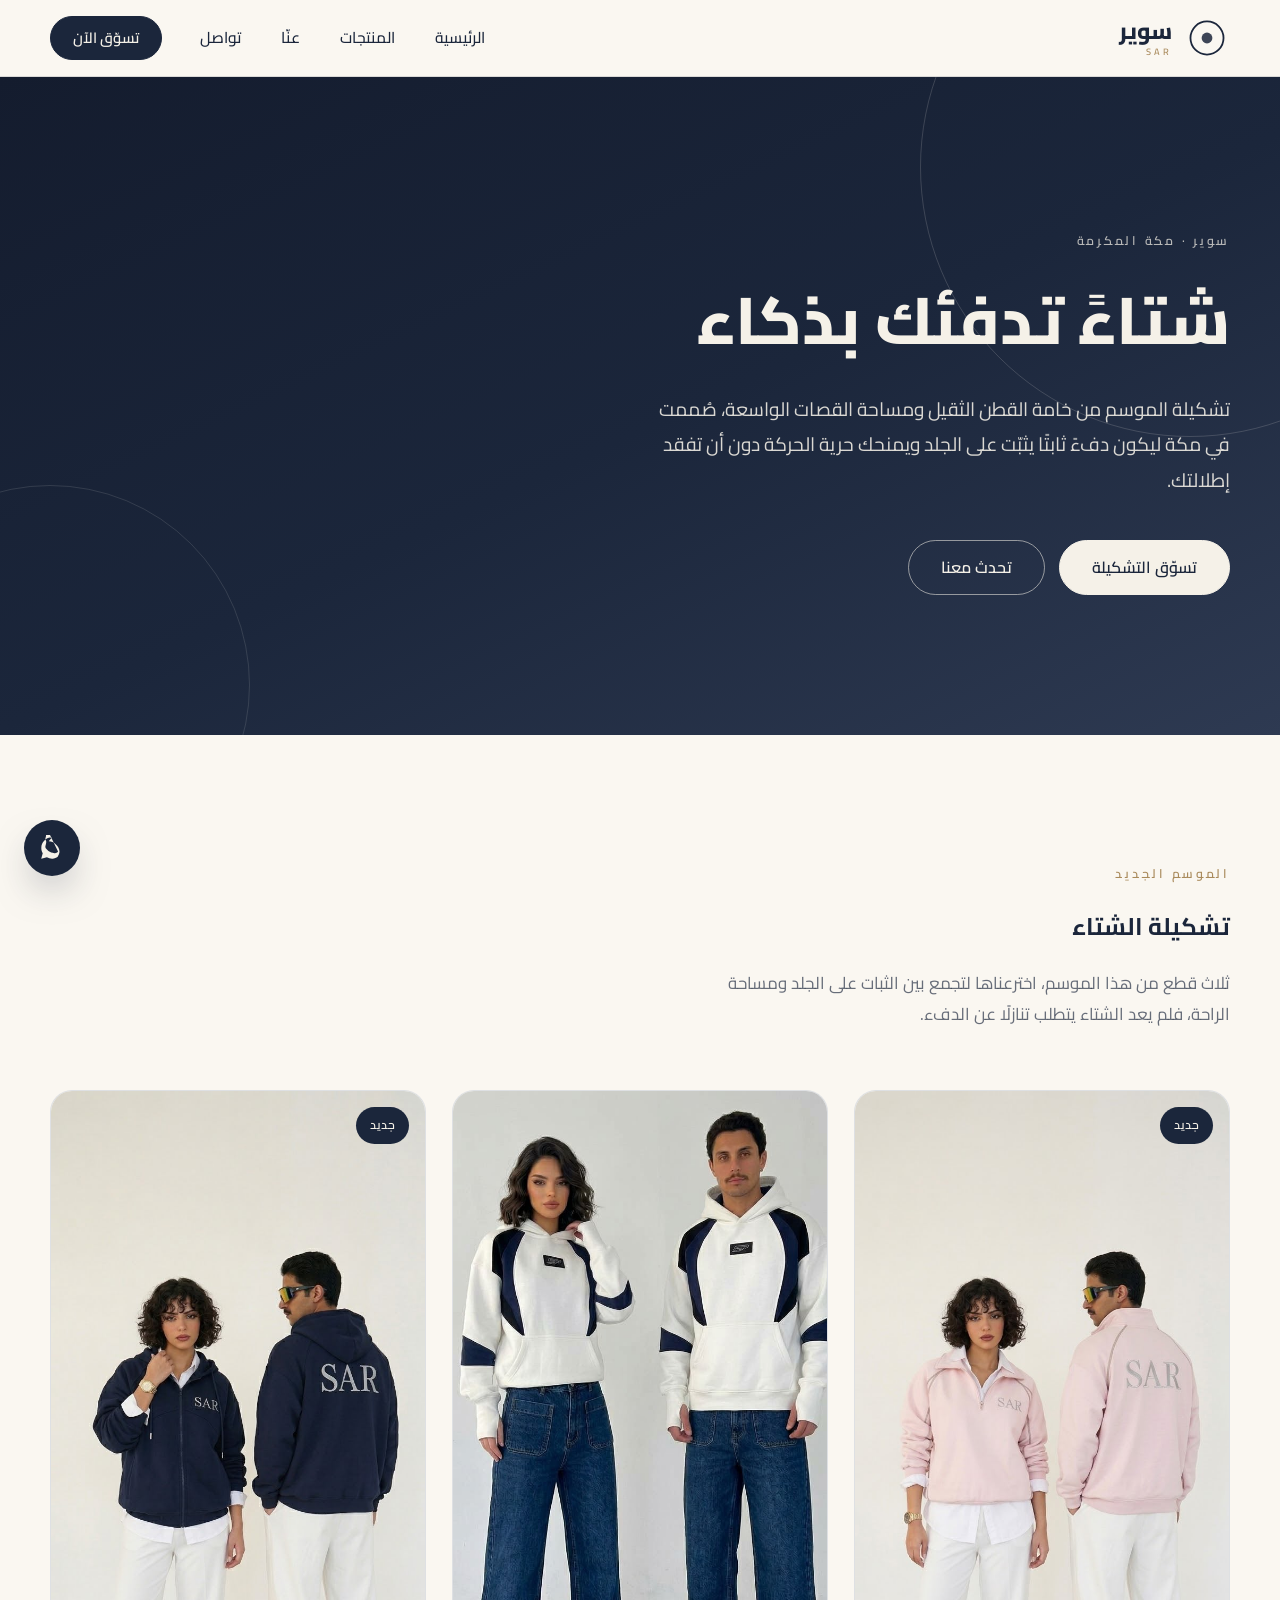
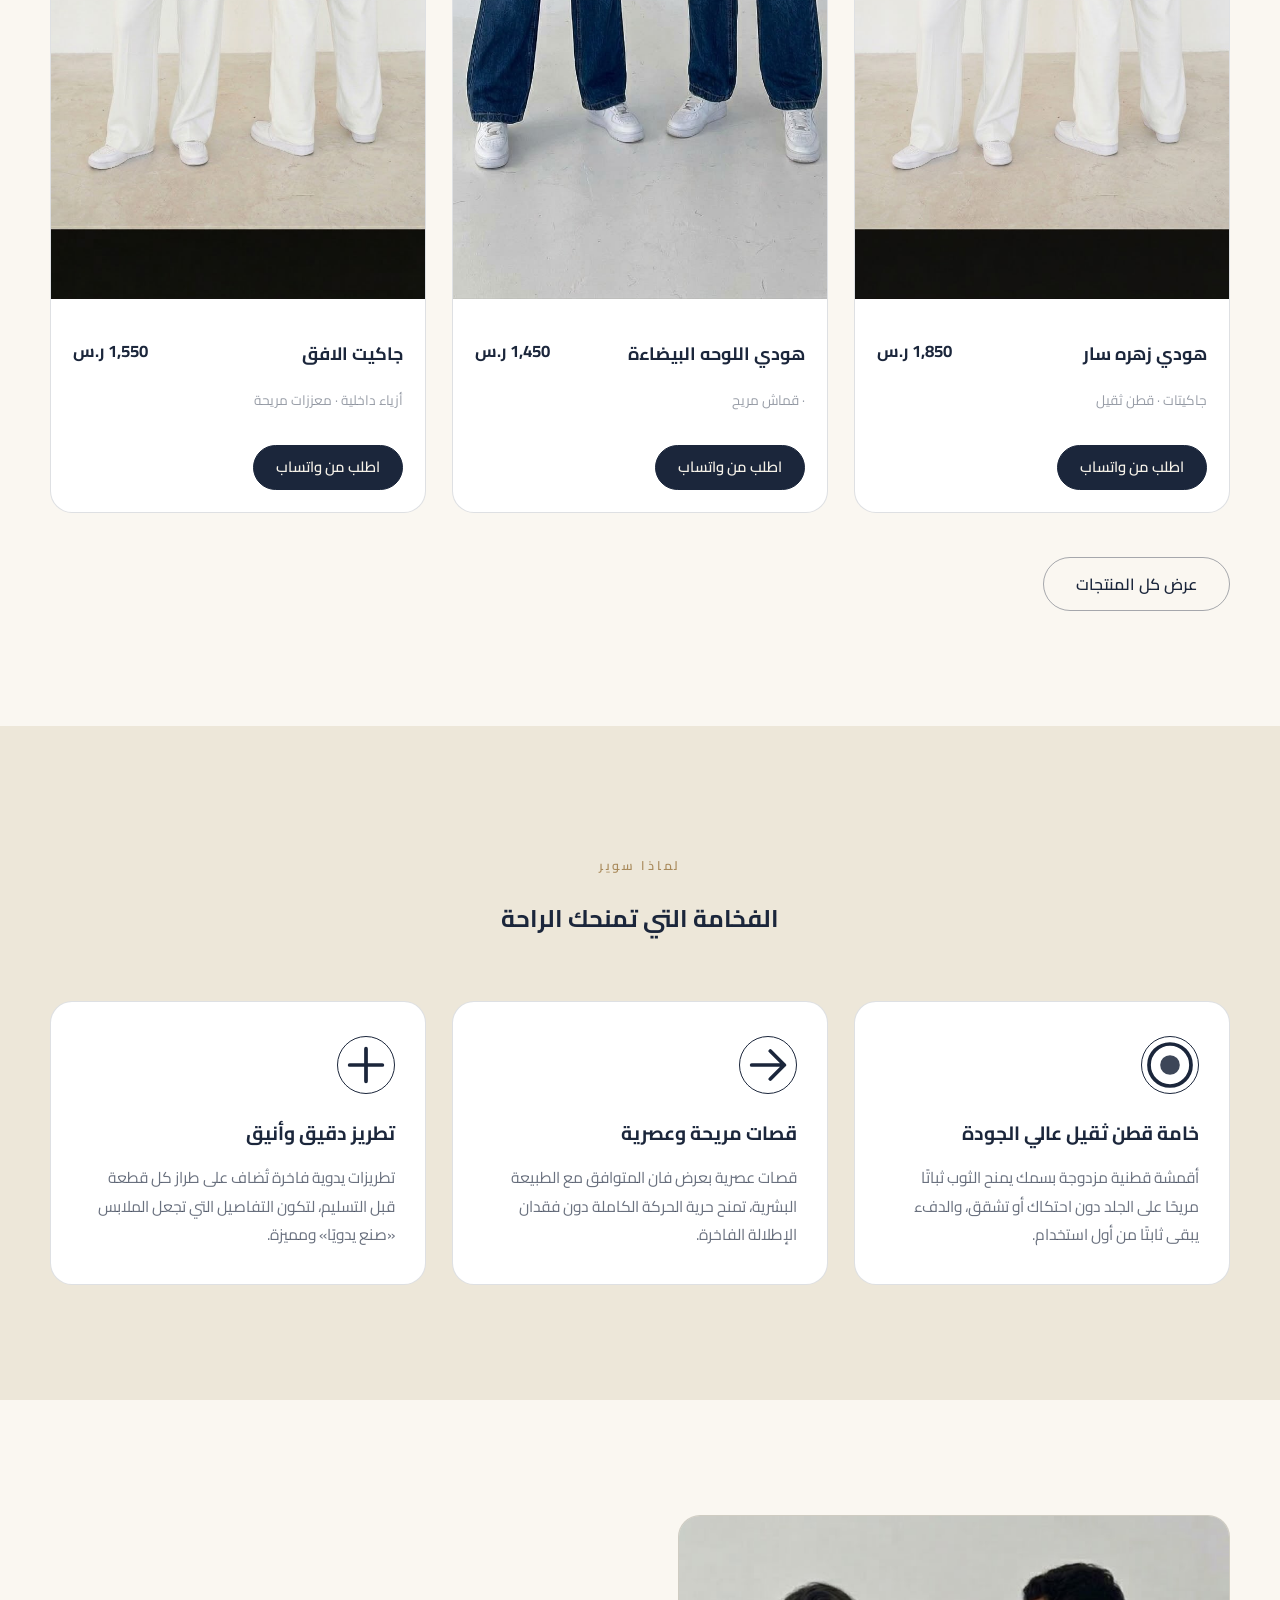
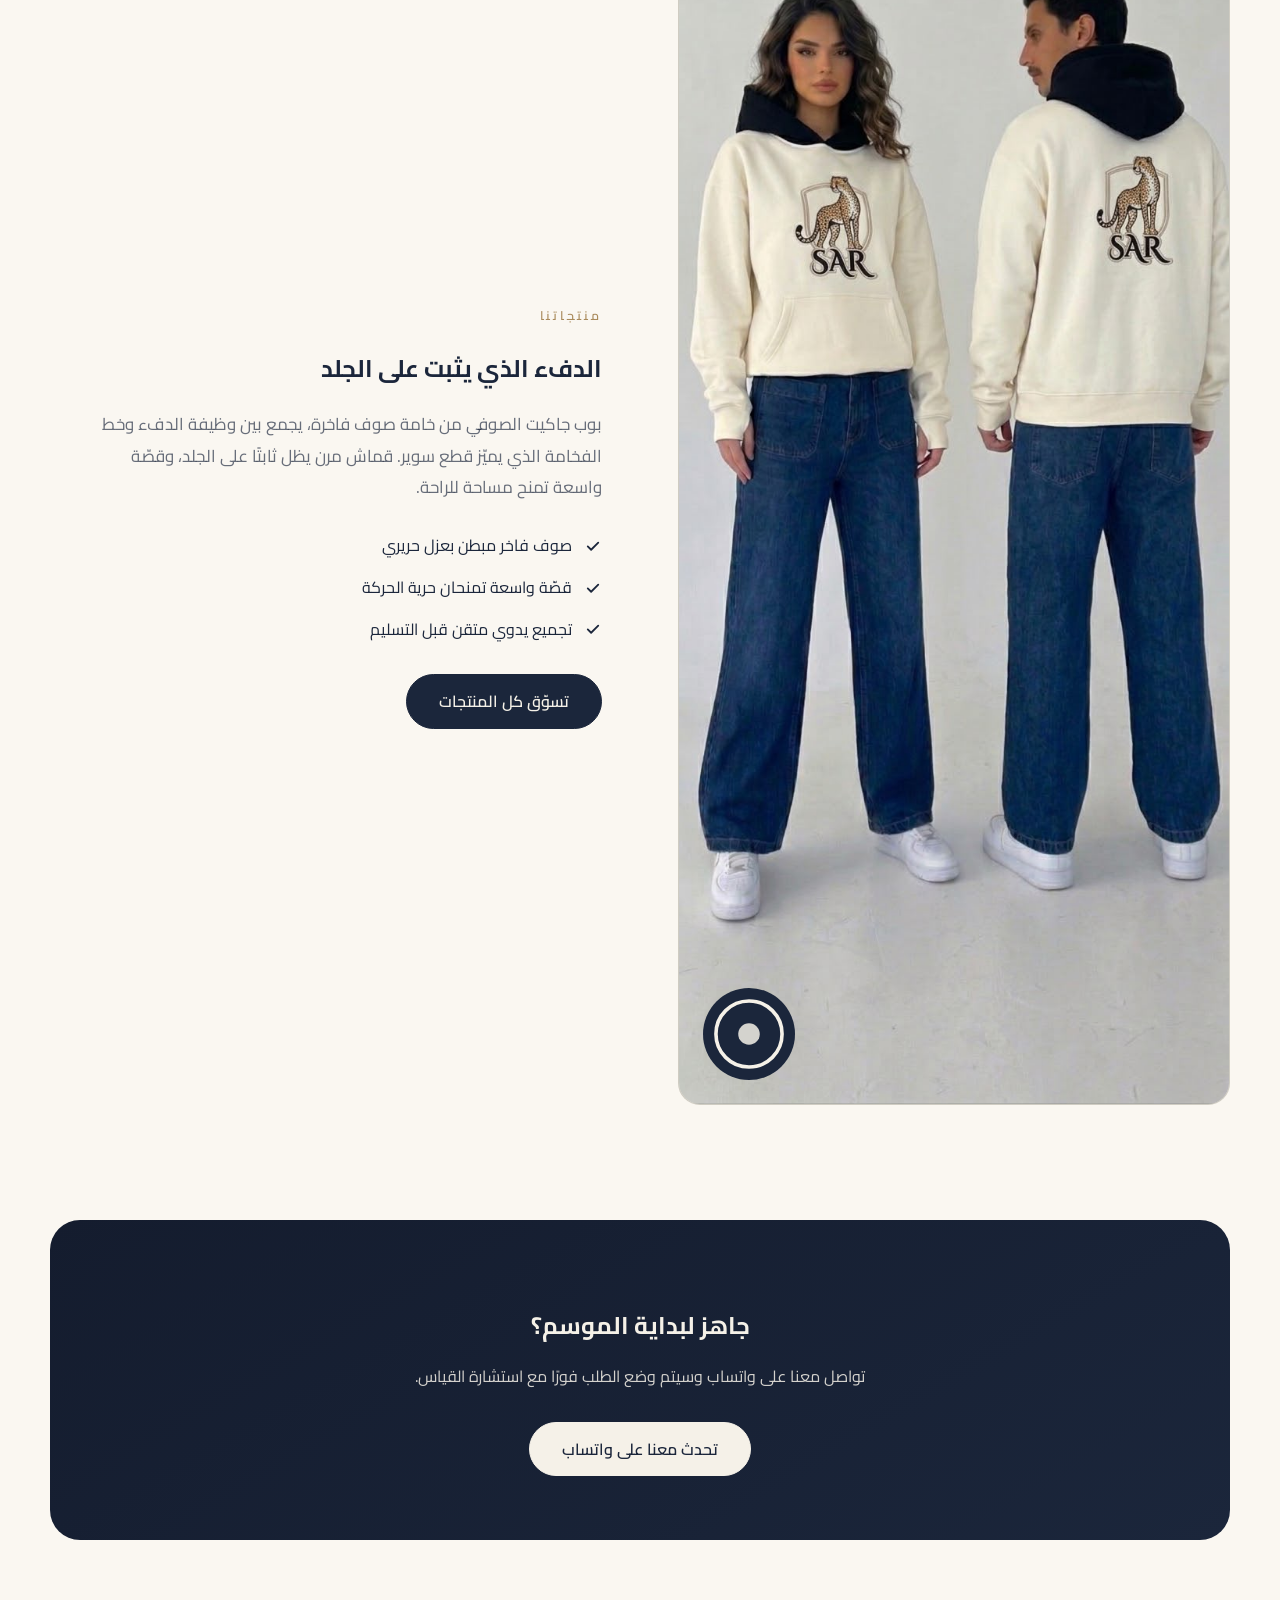
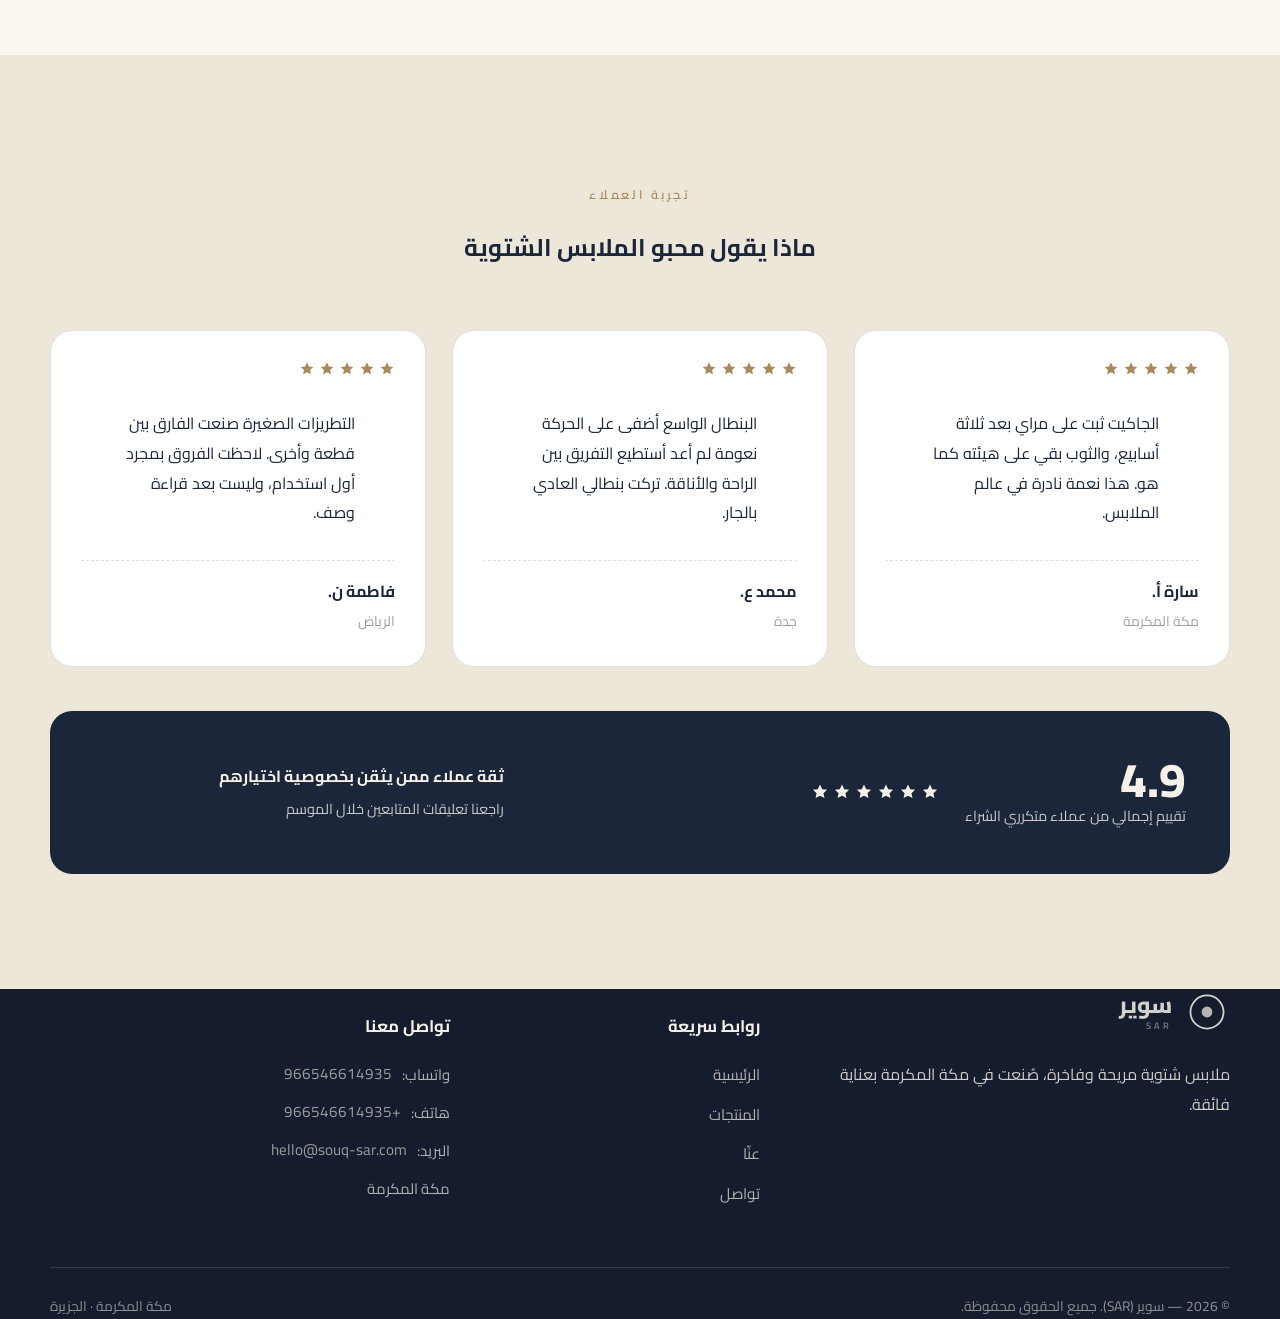
<file: index.html>
<!DOCTYPE html>
<html lang="ar" dir="rtl">
<head>
  <meta charset="UTF-8">
  <meta name="viewport" content="width=device-width, initial-scale=1.0">
  <title>سوير (SAR) | مكة المكرمة — ملابس شتوية فاخرة ومريحة</title>
  <meta name="description" content="سوير (SAR) متجر مكة المكرمة لملابس الشتاء. قطن ثقيل عالي الجودة، قصات مريحة وعصرية، تطريز دقيق. تشكيلة شتوية فاخرة ومريحة.">
  <link rel="preconnect" href="https://fonts.googleapis.com">
  <link rel="preconnect" href="https://fonts.gstatic.com" crossorigin>
  <link href="https://fonts.googleapis.com/css2?family=Cairo:wght@300;400;500;600;700;800&display=swap" rel="stylesheet">
  <link rel="stylesheet" href="style.css">
</head>
<body>

  <!-- ================= Header / Nav ================= -->
  <header class="site-header">
    <div class="container header-inner">
      <a href="index.html" class="brand" aria-label="سوير — الرئيسية">
        <svg class="brand-mark" viewBox="0 0 64 64" fill="none" aria-hidden="true">
          <circle cx="32" cy="32" r="23" stroke="currentColor" stroke-width="2.5"/>
          <circle cx="32" cy="32" r="7.5" fill="currentColor" opacity="0.85"/>
        </svg>
        <span class="brand-text">سوير<span class="brand-sub">SAR</span></span>
      </a>

      <nav class="main-nav" id="mainNav" aria-label="التنقل الرئيسي">
        <ul>
          <li><a href="index.html">الرئيسية</a></li>
          <li><a href="products.html">المنتجات</a></li>
          <li><a href="about.html">عنّا</a></li>
          <li><a href="contact.html">تواصل</a></li>
        </ul>
      </nav>

      <a href="products.html" class="btn btn--sm header-cta">تسوّق الآن</a>

      <button class="nav-toggle" id="navToggle" type="button" aria-expanded="false" aria-controls="mainNav">
        <span></span>
      </button>
    </div>
  </header>

  <main>
    <!-- ================= Hero ================= -->
    <section class="hero">
      <div class="container hero-inner">
        <p class="eyebrow eyebrow--light">سوير · مكة المكرمة</p>
        <h1>شتاءً تدفئك بذكاء</h1>
        <p class="hero-lead">
          تشكيلة الموسم من خامة القطن الثقيل ومساحة القصات الواسعة، صُممت في مكة
          ليكون دفءً ثابتًا يثبّت على الجلد ويمنحك حرية الحركة دون أن تفقد إطلالتك.
        </p>
        <div class="hero-actions">
          <a class="btn btn--cream" href="products.html">تسوّق التشكيلة</a>
          <a class="btn btn--ghost-light" href="contact.html">تحدث معنا</a>
        </div>
      </div>
    </section>

    <!-- ================= New Collection ================= -->
    <section class="section">
      <div class="container">
        <div class="section-head">
          <p class="eyebrow">الموسم الجديد</p>
          <h2>تشكيلة الشتاء</h2>
          <p class="lead">
            ثلاث قطع من هذا الموسم، اخترعناها لتجمع بين الثبات على الجلد ومساحة الراحة،
            فلم يعد الشتاء يتطلب تنازلًا عن الدفء.
          </p>
        </div>

        <div class="featured-grid">
          <article class="product-card">
            <div class="product-media">
              <img src="WhatsApp Image 2026-10-27 at 4.47.19 PM.jpeg" alt="جاكيت التل الواسع الشتوي — سوير">
              <span class="product-badge">جديد</span>
            </div>
            <div class="product-body">
              <div>
                <h3>هودي زهره سار  </h3>
                <p class="product-cat">جاكيتات · قطن ثقيل</p>
              </div>
              <p class="product-price">1,850 ر.س</p>
            </div>
            <div class="product-actions">
              <a class="btn btn--sm" href="https://wa.me/966546614935">اطلب من واتساب</a>
            </div>
          </article>

          <article class="product-card">
            <div class="product-media">
              <img src="WhatsApp Image 2026-10-08 at 5.44.46 PM (1).jpeg" alt="بنطال ذو القطعة الواسعة — سوير">
            </div>
            <div class="product-body">
              <div>
                <h3>هودي اللوحه البيضاءة</h3>
                <p class="product-cat"> · قماش مريح</p>
              </div>
              <p class="product-price">1,450 ر.س</p>
            </div>
            <div class="product-actions">
              <a class="btn btn--sm" href="https://wa.me/966546614935">اطلب من واتساب</a>
            </div>
          </article>

          <article class="product-card">
            <div class="product-media">
              <img src="WhatsApp Image 2026-10-27 at 4.47.19 PM (2).jpeg" alt="كارديجان شتوي فاخر — سوير">
              <span class="product-badge">جديد</span>
            </div>
            <div class="product-body">
              <div>
                <h3>  جاكيت الافق</h3>
                <p class="product-cat">أزياء داخلية · معززات مريحة</p>
              </div>
              <p class="product-price">1,550 ر.س</p>
            </div>
            <div class="product-actions">
              <a class="btn btn--sm" href="https://wa.me/966546614935">اطلب من واتساب</a>
            </div>
          </article>
        </div>

        <div class="section-more" style="margin-top:44px">
          <a class="btn btn--ghost" href="products.html">عرض كل المنتجات</a>
        </div>
      </div>
    </section>

    <!-- ================= Features ================= -->
    <section class="section section--tinted">
      <div class="container">
        <div class="section-head section-head--center">
          <p class="eyebrow" style="text-align:center">لماذا سوير</p>
          <h2>الفخامة التي تمنحك الراحة</h2>
        </div>

        <div class="features-grid">
          <article class="feature-card">
            <div class="feature-icon" aria-hidden="true">
              <svg viewBox="0 0 24 24" fill="none"><circle cx="12" cy="12" r="9" stroke="currentColor" stroke-width="1.6"/><circle cx="12" cy="12" r="4.2" fill="currentColor" opacity="0.85"/></svg>
            </div>
            <h3>خامة قطن ثقيل عالي الجودة</h3>
            <p>أقمشة قطنية مزدوجة بسمك يمنح الثوب ثباتًا مريحًا على الجلد دون احتكاك أو تشقق، والدفء يبقى ثابتًا من أول استخدام.</p>
          </article>

          <article class="feature-card">
            <div class="feature-icon" aria-hidden="true">
              <svg viewBox="0 0 24 24" fill="none"><path d="M5 12h14M13 6l6 6-6 6" stroke="currentColor" stroke-width="1.6" stroke-linecap="round" stroke-linejoin="round"/></svg>
            </div>
            <h3>قصات مريحة وعصرية</h3>
            <p>قصات عصرية بعرض فان المتوافق مع الطبيعة البشرية، تمنح حرية الحركة الكاملة دون فقدان الإطلالة الفاخرة.</p>
          </article>

          <article class="feature-card">
            <div class="feature-icon" aria-hidden="true">
              <svg viewBox="0 0 24 24" fill="none"><path d="M5 12h14M12 5v14" stroke="currentColor" stroke-width="1.6" stroke-linecap="round"/></svg>
            </div>
            <h3>تطريز دقيق وأنيق</h3>
            <p>تطريزات يدوية فاخرة تُضاف على طراز كل قطعة قبل التسليم، لتكون التفاصيل التي تجعل الملابس «صنع يدويًا» ومميزة.</p>
          </article>
        </div>
      </div>
    </section>

    <!-- ================= Products + Brand ================= -->
    <section class="section">
      <div class="container split">
        <div class="split-media">
          <img src="WhatsApp Image 2026-10-27 at 4.47.19 PM (3).jpeg" alt="بوب جاكيت الصوفي — سوير">
          <div class="split-logo" aria-hidden="true">
            <svg viewBox="0 0 64 64" fill="none">
              <circle cx="32" cy="32" r="23" stroke="currentColor" stroke-width="2.5"/>
              <circle cx="32" cy="32" r="7.5" fill="currentColor" opacity="0.85"/>
            </svg>
          </div>
        </div>

        <div class="split-copy">
          <p class="eyebrow">منتجاتنا</p>
          <h2>الدفء الذي يثبت على الجلد</h2>
          <p class="lead">
            بوب جاكيت الصوفي من خامة صوف فاخرة، يجمع بين وظيفة الدفء وخط الفخامة الذي
            يميّز قطع سوير. قماش مرن يظل ثابتًا على الجلد، وقصّة واسعة تمنح مساحة للراحة.
          </p>
          <ul class="check-list">
            <li>
              <svg class="check-icon" width="18" height="18" viewBox="0 0 24 24" fill="none" aria-hidden="true">
                <path d="M5 12.5l4.5 4.5L19 7.5" stroke="#1B263B" stroke-width="2.4" stroke-linecap="round" stroke-linejoin="round"/>
              </svg>
              صوف فاخر مبطن بعزل حريري
            </li>
            <li>
              <svg class="check-icon" width="18" height="18" viewBox="0 0 24 24" fill="none" aria-hidden="true">
                <path d="M5 12.5l4.5 4.5L19 7.5" stroke="#1B263B" stroke-width="2.4" stroke-linecap="round" stroke-linejoin="round"/>
              </svg>
              قصّة واسعة تمنحان حرية الحركة
            </li>
            <li>
              <svg class="check-icon" width="18" height="18" viewBox="0 0 24 24" fill="none" aria-hidden="true">
                <path d="M5 12.5l4.5 4.5L19 7.5" stroke="#1B263B" stroke-width="2.4" stroke-linecap="round" stroke-linejoin="round"/>
              </svg>
              تجميع يدوي متقن قبل التسليم
            </li>
          </ul>
          <a class="btn" href="products.html">تسوّق كل المنتجات</a>
        </div>
      </div>
    </section>

    <!-- ================= CTA Band ================= -->
    <section class="section" style="padding-top:0">
      <div class="container">
        <div class="cta-band">
          <h2>جاهز لبداية الموسم؟</h2>
          <p>تواصل معنا على واتساب وسيتم وضع الطلب فورًا مع استشارة القياس.</p>
          <a class="btn btn--cream" href="https://wa.me/966551234567">تحدث معنا على واتساب</a>
        </div>
      </div>
    </section>

    <!-- ================= Reviews ================= -->
    <section class="section section--tinted">
      <div class="container">
        <div class="section-head section-head--center">
          <p class="eyebrow" style="text-align:center">تجربة العملاء</p>
          <h2>ماذا يقول محبو الملابس الشتوية</h2>
        </div>

        <div class="reviews-grid">
          <article class="review-card">
            <div class="review-stars" aria-label="تقييم 5 من 5">
              <svg width="16" height="16" viewBox="0 0 24 24" fill="currentColor"><path d="M12 2l2.9 6.26 6.6.72-4.9 4.55 1.4 6.47L12 16.9l-5.9 3.15 1.4-6.47L2.5 8.98l6.6-.72z"/></svg>
              <svg width="16" height="16" viewBox="0 0 24 24" fill="currentColor"><path d="M12 2l2.9 6.26 6.6.72-4.9 4.55 1.4 6.47L12 16.9l-5.9 3.15 1.4-6.47L2.5 8.98l6.6-.72z"/></svg>
              <svg width="16" height="16" viewBox="0 0 24 24" fill="currentColor"><path d="M12 2l2.9 6.26 6.6.72-4.9 4.55 1.4 6.47L12 16.9l-5.9 3.15 1.4-6.47L2.5 8.98l6.6-.72z"/></svg>
              <svg width="16" height="16" viewBox="0 0 24 24" fill="currentColor"><path d="M12 2l2.9 6.26 6.6.72-4.9 4.55 1.4 6.47L12 16.9l-5.9 3.15 1.4-6.47L2.5 8.98l6.6-.72z"/></svg>
              <svg width="16" height="16" viewBox="0 0 24 24" fill="currentColor"><path d="M12 2l2.9 6.26 6.6.72-4.9 4.55 1.4 6.47L12 16.9l-5.9 3.15 1.4-6.47L2.5 8.98l6.6-.72z"/></svg>
            </div>
            <blockquote>
              الجاكيت ثبت على مراي بعد ثلاثة أسابيع، والثوب بقي على هيئته كما هو. هذا نعمة نادرة في عالم الملابس.
            </blockquote>
            <div class="review-author">
              <strong>سارة أ.</strong>
              <span>مكة المكرمة</span>
            </div>
          </article>

          <article class="review-card">
            <div class="review-stars" aria-label="تقييم 5 من 5">
              <svg width="16" height="16" viewBox="0 0 24 24" fill="currentColor"><path d="M12 2l2.9 6.26 6.6.72-4.9 4.55 1.4 6.47L12 16.9l-5.9 3.15 1.4-6.47L2.5 8.98l6.6-.72z"/></svg>
              <svg width="16" height="16" viewBox="0 0 24 24" fill="currentColor"><path d="M12 2l2.9 6.26 6.6.72-4.9 4.55 1.4 6.47L12 16.9l-5.9 3.15 1.4-6.47L2.5 8.98l6.6-.72z"/></svg>
              <svg width="16" height="16" viewBox="0 0 24 24" fill="currentColor"><path d="M12 2l2.9 6.26 6.6.72-4.9 4.55 1.4 6.47L12 16.9l-5.9 3.15 1.4-6.47L2.5 8.98l6.6-.72z"/></svg>
              <svg width="16" height="16" viewBox="0 0 24 24" fill="currentColor"><path d="M12 2l2.9 6.26 6.6.72-4.9 4.55 1.4 6.47L12 16.9l-5.9 3.15 1.4-6.47L2.5 8.98l6.6-.72z"/></svg>
              <svg width="16" height="16" viewBox="0 0 24 24" fill="currentColor"><path d="M12 2l2.9 6.26 6.6.72-4.9 4.55 1.4 6.47L12 16.9l-5.9 3.15 1.4-6.47L2.5 8.98l6.6-.72z"/></svg>
            </div>
            <blockquote>
              البنطال الواسع أضفى على الحركة نعومة لم أعد أستطيع التفريق بين الراحة والأناقة. تركت بنطالي العادي بالجار.
            </blockquote>
            <div class="review-author">
              <strong>محمد ع.</strong>
              <span>جدة</span>
            </div>
          </article>

          <article class="review-card">
            <div class="review-stars" aria-label="تقييم 5 من 5">
              <svg width="16" height="16" viewBox="0 0 24 24" fill="currentColor"><path d="M12 2l2.9 6.26 6.6.72-4.9 4.55 1.4 6.47L12 16.9l-5.9 3.15 1.4-6.47L2.5 8.98l6.6-.72z"/></svg>
              <svg width="16" height="16" viewBox="0 0 24 24" fill="currentColor"><path d="M12 2l2.9 6.26 6.6.72-4.9 4.55 1.4 6.47L12 16.9l-5.9 3.15 1.4-6.47L2.5 8.98l6.6-.72z"/></svg>
              <svg width="16" height="16" viewBox="0 0 24 24" fill="currentColor"><path d="M12 2l2.9 6.26 6.6.72-4.9 4.55 1.4 6.47L12 16.9l-5.9 3.15 1.4-6.47L2.5 8.98l6.6-.72z"/></svg>
              <svg width="16" height="16" viewBox="0 0 24 24" fill="currentColor"><path d="M12 2l2.9 6.26 6.6.72-4.9 4.55 1.4 6.47L12 16.9l-5.9 3.15 1.4-6.47L2.5 8.98l6.6-.72z"/></svg>
              <svg width="16" height="16" viewBox="0 0 24 24" fill="currentColor"><path d="M12 2l2.9 6.26 6.6.72-4.9 4.55 1.4 6.47L12 16.9l-5.9 3.15 1.4-6.47L2.5 8.98l6.6-.72z"/></svg>
            </div>
            <blockquote>
              التطريزات الصغيرة صنعت الفارق بين قطعة وأخرى. لاحظت الفروق بمجرد أول استخدام، وليست بعد قراءة وصف.
            </blockquote>
            <div class="review-author">
              <strong>فاطمة ن.</strong>
              <span>الرياض</span>
            </div>
          </article>
        </div>

        <div class="rating-summary">
          <div>
            <div class="score">4.9</div>
            <div style="font-size:.9rem;opacity:.8">تقييم إجمالي من عملاء متكرري الشراء</div>
          </div>
          <div style="flex:1;min-width:220px">
            <div class="stars" style="color:var(--cream);display:flex;gap:4px" aria-hidden="true">
              <svg width="18" height="18" viewBox="0 0 24 24" fill="currentColor"><path d="M12 2l2.9 6.26 6.6.72-4.9 4.55 1.4 6.47L12 16.9l-5.9 3.15 1.4-6.47L2.5 8.98l6.6-.72z"/></svg>
              <svg width="18" height="18" viewBox="0 0 24 24" fill="currentColor"><path d="M12 2l2.9 6.26 6.6.72-4.9 4.55 1.4 6.47L12 16.9l-5.9 3.15 1.4-6.47L2.5 8.98l6.6-.72z"/></svg>
              <svg width="18" height="18" viewBox="0 0 24 24" fill="currentColor"><path d="M12 2l2.9 6.26 6.6.72-4.9 4.55 1.4 6.47L12 16.9l-5.9 3.15 1.4-6.47L2.5 8.98l6.6-.72z"/></svg>
              <svg width="18" height="18" viewBox="0 0 24 24" fill="currentColor"><path d="M12 2l2.9 6.26 6.6.72-4.9 4.55 1.4 6.47L12 16.9l-5.9 3.15 1.4-6.47L2.5 8.98l6.6-.72z"/></svg>
              <svg width="18" height="18" viewBox="0 0 24 24" fill="currentColor"><path d="M12 2l2.9 6.26 6.6.72-4.9 4.55 1.4 6.47L12 16.9l-5.9 3.15 1.4-6.47L2.5 8.98l6.6-.72z"/></svg>
              <svg width="18" height="18" viewBox="0 0 24 24" fill="currentColor"><path d="M12 2l2.9 6.26 6.6.72-4.9 4.55 1.4 6.47L12 16.9l-5.9 3.15 1.4-6.47L2.5 8.98l6.6-.72z"/></svg>
            </div>
          </div>
          <div style="flex:1;min-width:220px">
            <div style="font-weight:700">ثقة عملاء ممن يثقن بخصوصية اختيارهم</div>
            <div style="font-size:.9rem;opacity:.8;margin-top:4px">راجعنا تعليقات المتابعين خلال الموسم</div>
          </div>
        </div>
      </div>
    </section>
  </main>

  <!-- ================= Footer ================= -->
  <footer class="site-footer">
    <div class="container">
      <div class="footer-grid">
        <div class="footer-brand">
          <a href="index.html" class="brand" style="color:var(--cream)" aria-label="سوير">
            <svg class="brand-mark" viewBox="0 0 64 64" fill="none" style="color:var(--cream)" aria-hidden="true">
              <circle cx="32" cy="32" r="23" stroke="currentColor" stroke-width="2.5"/>
              <circle cx="32" cy="32" r="7.5" fill="currentColor" opacity="0.85"/>
            </svg>
            <span class="brand-text" style="color:var(--cream)">
              سوير<span class="brand-sub" style="color:rgba(245,241,232,.6)">SAR</span>
            </span>
          </a>
          <p>ملابس شتوية مريحة وفاخرة، صُنعت في مكة المكرمة بعناية فائقة.</p>
        </div>

        <div>
          <h4>روابط سريعة</h4>
          <ul>
            <li><a href="index.html">الرئيسية</a></li>
            <li><a href="products.html">المنتجات</a></li>
            <li><a href="about.html">عنّا</a></li>
            <li><a href="contact.html">تواصل</a></li>
          </ul>
        </div>

        <div>
          <h4>تواصل معنا</h4>
          <ul class="site-footer-contact">
            <li>واتساب: <a href="https://wa.me/966546614935">966546614935</a></li>
            <li>هاتف: <a href="tel:+966546614935">+966546614935</a></li>
            <li>البريد: <a href="mailto:hello@souq-sar.com">hello@souq-sar.com</a></li>
            <li>مكة المكرمة</li>
          </ul>
        </div>
      </div>

      <div class="footer-bottom">
        <span>© <span id="year">2026</span> — سوير (SAR). جميع الحقوق محفوظة.</span>
        <span>مكة المكرمة · الجزيرة</span>
      </div>
    </div>
  </footer>

  <!-- ================= WhatsApp FAB ================= -->
  <a class="wa-fab" href="https://wa.me/966546614935" target="_blank" rel="noopener" aria-label="تواصل عبر واتساب">
    <svg width="26" height="26" viewBox="0 0 24 24" fill="currentColor" aria-hidden="true">
      <path d="M12.04 2C6.58 2 2.13 6.45 2.13 11.91c0 1.75.46 3.45 1.32 4.95L2.05 22l5.25-1.38a9.86 9.86 0 0 0 4.74 1.2h.5c1.78 0 3.43-.6 4.73-1.7a9.8 9.8 0 0 0 1.67-4.39c0-5.46-5.46-9.91-9.91-9.91zm5.53 13.3c-.23.63-1.33 1.24-1.87 1.39-.48.14-1.07.21-2.2-.11-.52-.17-1.2-.23-2.28-.46a9.6 9.6 0 0 1-4.8-3.55c-.33-.55-.54-1.17-.55-1.8s.22-1.27.37-1.8c.16-.53.27-1.1.37-1.8.11-.68.06-1.28-.16-1.8-.22-.53-.58-1.27-.58-1.92s.36-1.36.48-1.93c.12-.56.16-1.1.11-1.92-.05-.83-.15-1.46-.27-1.9-.11-.44-.47-1.19-.66-1.75-.17-.52-.35-1.22-.35-1.83s.24-1.36.17-1.9c-.08-.54-.25-1.25-.4-1.81-.15-.55-.25-1.26-.42-1.82-.17-.56-.22-1.14-.37-1.79-.16-.66-.07-1.26.11-1.89.18-.62.49-1.12.82-1.52.33-.4.72-.61 1.18-.61.46 0 .94.16 1.39.47.46.31 1.12.9 1.37 1.35.25.46.38 1.08.27 1.7-.11.62-.28 1.24-.43 1.78-.15.54-.31 1.16-.45 1.64-.15.48-.31.97-.46 1.43-.15.46-.31 1.08-.4 1.6-.09.54-.09 1.13-.09 1.68z" clip-rule="evenodd"/>
    </svg>
  </a>

  <script src="script.js"></script>
</body>
</html>
</file>
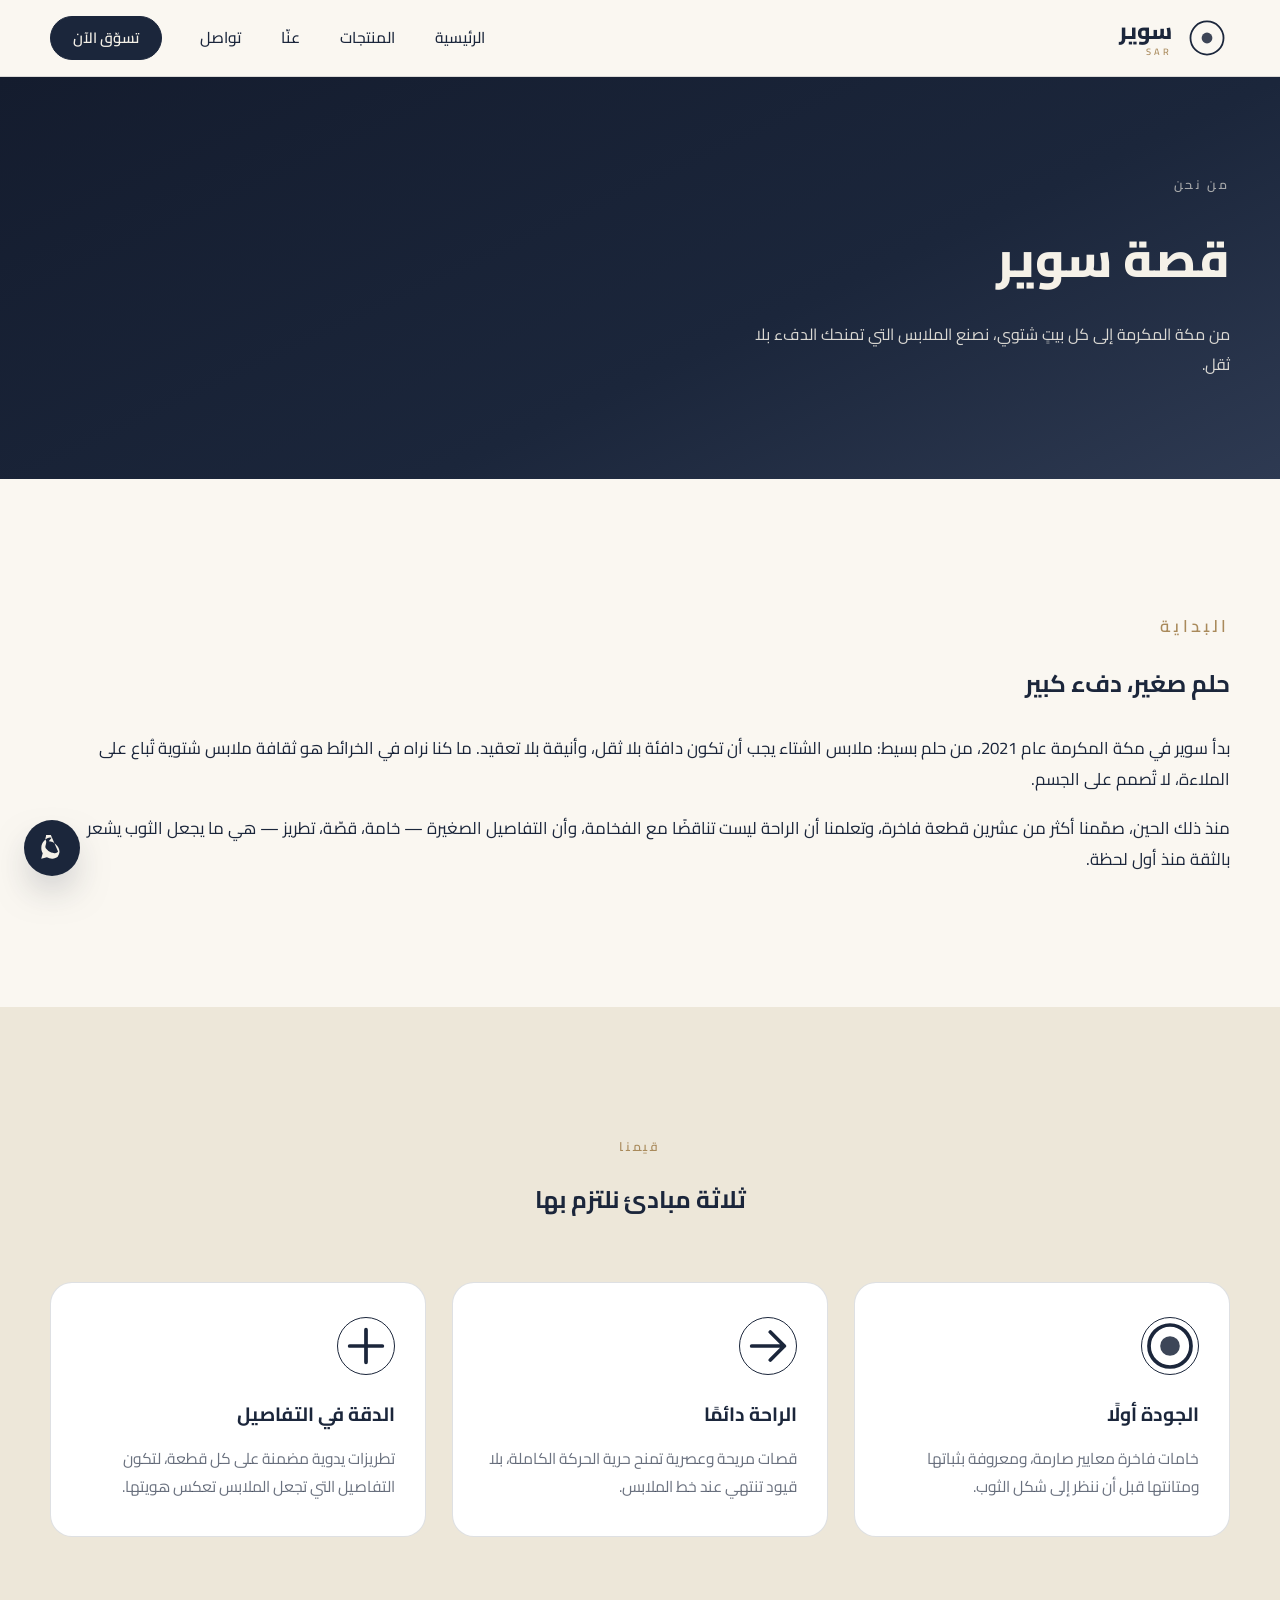
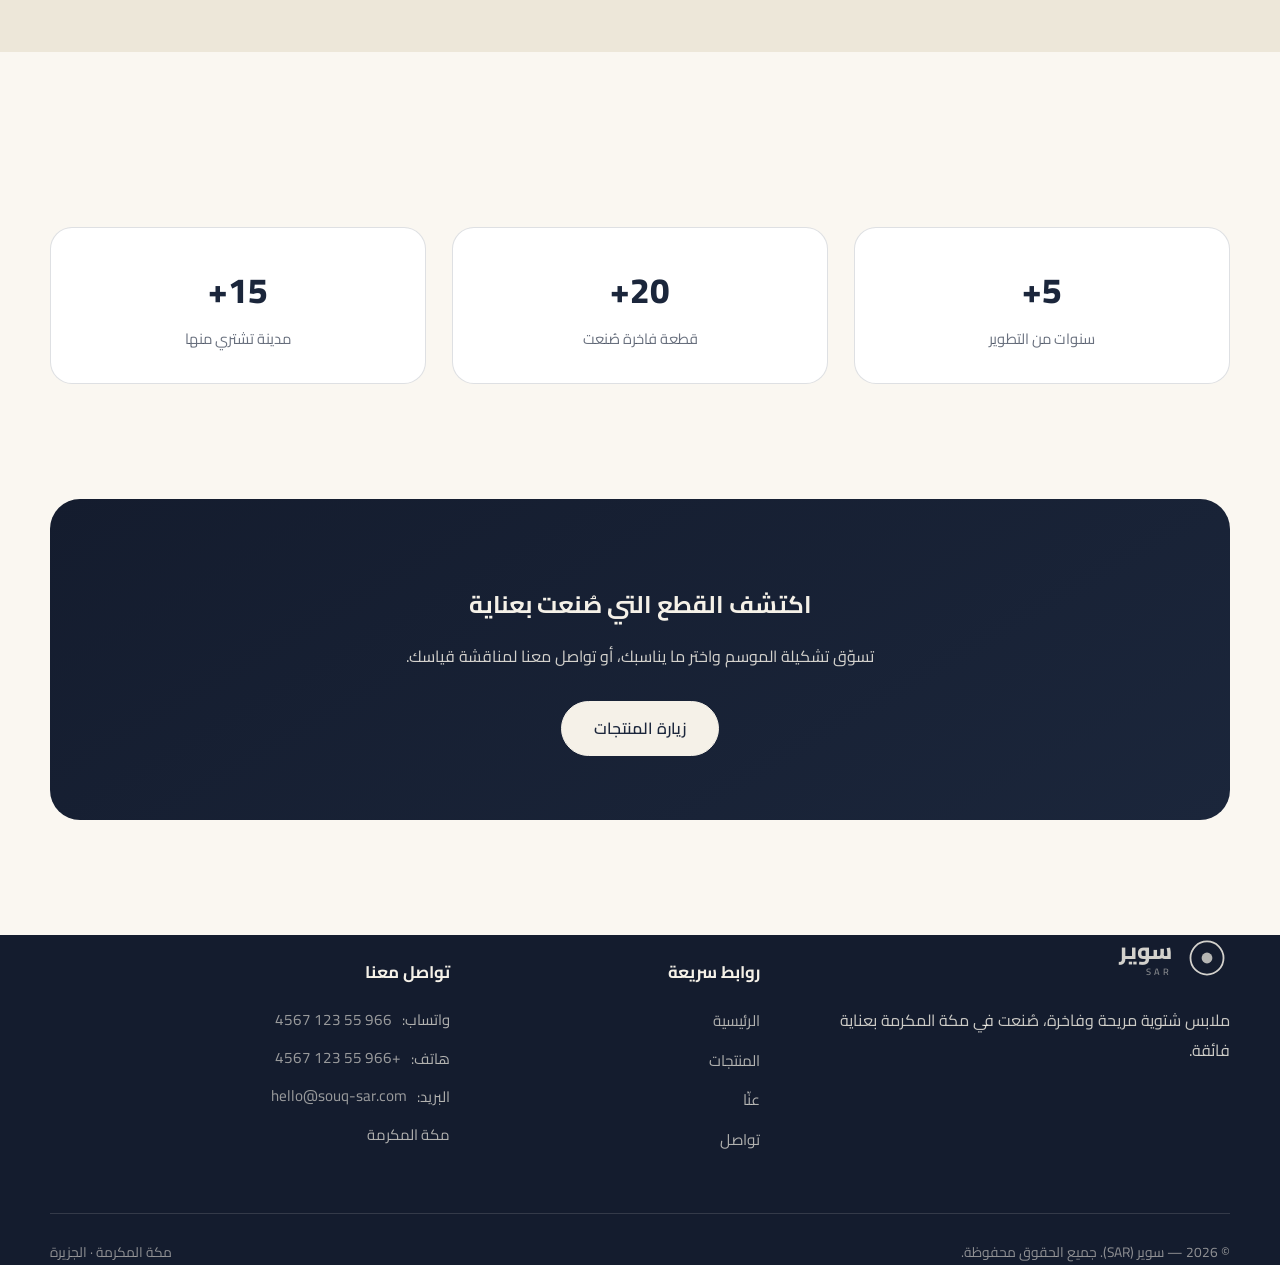
<file: about.html>
<!DOCTYPE html>
<html lang="ar" dir="rtl">
<head>
  <meta charset="UTF-8">
  <meta name="viewport" content="width=device-width, initial-scale=1.0">
  <title>عنّا | سوير (SAR) — قصة ملابس الشتاء الفاخرة</title>
  <meta name="description" content="قصة سوير من مكة المكرمة: ملابس شتوية مريحة وفاخرة بخامة قطن ثقيل وعصرية قصات ومبتكر تطريزات.">
  <link rel="preconnect" href="https://fonts.googleapis.com">
  <link rel="preconnect" href="https://fonts.gstatic.com" crossorigin>
  <link href="https://fonts.googleapis.com/css2?family=Cairo:wght@300;400;500;600;700;800&display=swap" rel="stylesheet">
  <link rel="stylesheet" href="style.css">
</head>
<body>

  <header class="site-header">
    <div class="container header-inner">
      <a href="index.html" class="brand" aria-label="سوير — الرئيسية">
        <svg class="brand-mark" viewBox="0 0 64 64" fill="none" aria-hidden="true">
          <circle cx="32" cy="32" r="23" stroke="currentColor" stroke-width="2.5"/>
          <circle cx="32" cy="32" r="7.5" fill="currentColor" opacity="0.85"/>
        </svg>
        <span class="brand-text">سوير<span class="brand-sub">SAR</span></span>
      </a>

      <nav class="main-nav" id="mainNav" aria-label="التنقل الرئيسي">
        <ul>
          <li><a href="index.html">الرئيسية</a></li>
          <li><a href="products.html">المنتجات</a></li>
          <li><a href="about.html">عنّا</a></li>
          <li><a href="contact.html">تواصل</a></li>
        </ul>
      </nav>

      <a href="products.html" class="btn btn--sm header-cta">تسوّق الآن</a>

      <button class="nav-toggle" id="navToggle" type="button" aria-expanded="false" aria-controls="mainNav">
        <span></span>
      </button>
    </div>
  </header>

  <main>
    <section class="page-hero">
      <div class="container">
        <p class="eyebrow eyebrow--light">من نحن</p>
        <h1>قصة سوير</h1>
        <p>من مكة المكرمة إلى كل بيتٍ شتوي، نصنع الملابس التي تمنحك الدفء بلا ثقل.</p>
      </div>
    </section>

    <section class="section">
      <div class="container about-story">
        <div class="section-head" style="margin-bottom:26px">
          <p class="eyebrow">البداية</p>
          <h2>حلم صغير، دفء كبير</h2>
        </div>
        <p>
          بدأ سوير في مكة المكرمة عام 2021، من حلم بسيط: ملابس الشتاء يجب أن تكون
          دافئة بلا ثقل، وأنيقة بلا تعقيد. ما كنا نراه في الخرائط هو ثقافة ملابس
          شتوية تُباع على الملاءة، لا تُصمم على الجسم.
        </p>
        <p style="margin-top:18px">
          منذ ذلك الحين، صمّمنا أكثر من عشرين قطعة فاخرة، وتعلمنا أن الراحة ليست تناقضًا
          مع الفخامة، وأن التفاصيل الصغيرة — خامة، قصّة، تطريز — هي ما يجعل الثوب
          يشعر بالثقة منذ أول لحظة.
        </p>
      </div>
    </section>

    <section class="section section--tinted">
      <div class="container">
        <div class="section-head section-head--center">
          <p class="eyebrow" style="text-align:center">قيمنا</p>
          <h2>ثلاثة مبادئ نلتزم بها</h2>
        </div>

        <div class="values-grid">
          <article class="feature-card">
            <div class="feature-icon" aria-hidden="true">
              <svg viewBox="0 0 24 24" fill="none"><circle cx="12" cy="12" r="9" stroke="currentColor" stroke-width="1.6"/><circle cx="12" cy="12" r="4.2" fill="currentColor" opacity="0.85"/></svg>
            </div>
            <h3>الجودة أولًا</h3>
            <p>خامات فاخرة معايير صارمة، ومعروفة بثباتها ومتانتها قبل أن ننظر إلى شكل الثوب.</p>
          </article>

          <article class="feature-card">
            <div class="feature-icon" aria-hidden="true">
              <svg viewBox="0 0 24 24" fill="none"><path d="M5 12h14M13 6l6 6-6 6" stroke="currentColor" stroke-width="1.6" stroke-linecap="round" stroke-linejoin="round"/></svg>
            </div>
            <h3>الراحة دائمًا</h3>
            <p>قصات مريحة وعصرية تمنح حرية الحركة الكاملة، بلا قيود تنتهي عند خط الملابس.</p>
          </article>

          <article class="feature-card">
            <div class="feature-icon" aria-hidden="true">
              <svg viewBox="0 0 24 24" fill="none"><path d="M5 12h14M12 5v14" stroke="currentColor" stroke-width="1.6" stroke-linecap="round"/></svg>
            </div>
            <h3>الدقة في التفاصيل</h3>
            <p>تطريزات يدوية مضمنة على كل قطعة، لتكون التفاصيل التي تجعل الملابس تعكس هويتها.</p>
          </article>
        </div>
      </div>
    </section>

    <section class="section">
      <div class="container">
        <div class="stat-row">
          <div class="stat">
            <strong>5+</strong>
            <span>سنوات من التطوير</span>
          </div>
          <div class="stat">
            <strong>20+</strong>
            <span>قطعة فاخرة صُنعت</span>
          </div>
          <div class="stat">
            <strong>15+</strong>
            <span>مدينة تشتري منها</span>
          </div>
        </div>
      </div>
    </section>

    <section class="section" style="padding-top:0">
      <div class="container">
        <div class="cta-band">
          <h2>اكتشف القطع التي صُنعت بعناية</h2>
          <p>تسوّق تشكيلة الموسم واختر ما يناسبك، أو تواصل معنا لمناقشة قياسك.</p>
          <a class="btn btn--cream" href="products.html">زيارة المنتجات</a>
        </div>
      </div>
    </section>
  </main>

  <footer class="site-footer">
    <div class="container">
      <div class="footer-grid">
        <div class="footer-brand">
          <a href="index.html" class="brand" style="color:var(--cream)" aria-label="سوير — الرئيسية">
            <svg class="brand-mark" viewBox="0 0 64 64" fill="none" style="color:var(--cream)" aria-hidden="true">
              <circle cx="32" cy="32" r="23" stroke="currentColor" stroke-width="2.5"/>
              <circle cx="32" cy="32" r="7.5" fill="currentColor" opacity="0.85"/>
            </svg>
            <span class="brand-text" style="color:var(--cream)">
              سوير<span class="brand-sub" style="color:rgba(245,241,232,.6)">SAR</span>
            </span>
          </a>
          <p>ملابس شتوية مريحة وفاخرة، صُنعت في مكة المكرمة بعناية فائقة.</p>
        </div>

        <div>
          <h4>روابط سريعة</h4>
          <ul>
            <li><a href="index.html">الرئيسية</a></li>
            <li><a href="products.html">المنتجات</a></li>
            <li><a href="about.html">عنّا</a></li>
            <li><a href="contact.html">تواصل</a></li>
          </ul>
        </div>

        <div>
          <h4>تواصل معنا</h4>
          <ul class="site-footer-contact">
            <li>واتساب: <a href="https://wa.me/966551234567">966 55 123 4567</a></li>
            <li>هاتف: <a href="tel:+966551234567">+966 55 123 4567</a></li>
            <li>البريد: <a href="mailto:hello@souq-sar.com">hello@souq-sar.com</a></li>
            <li>مكة المكرمة</li>
          </ul>
        </div>
      </div>

      <div class="footer-bottom">
        <span>© <span id="year">2026</span> — سوير (SAR). جميع الحقوق محفوظة.</span>
        <span>مكة المكرمة · الجزيرة</span>
      </div>
    </div>
  </footer>

  <a class="wa-fab" href="https://wa.me/966551234567" target="_blank" rel="noopener" aria-label="تواصل عبر واتساب">
    <svg width="26" height="26" viewBox="0 0 24 24" fill="currentColor" aria-hidden="true">
      <path d="M12.04 2C6.58 2 2.13 6.45 2.13 11.91c0 1.75.46 3.45 1.32 4.95L2.05 22l5.25-1.38a9.86 9.86 0 0 0 4.74 1.2h.5c1.78 0 3.43-.6 4.73-1.7a9.8 9.8 0 0 0 1.67-4.39c0-5.46-5.46-9.91-9.91-9.91zm5.53 13.3c-.23.63-1.33 1.24-1.87 1.39-.48.14-1.07.21-2.2-.11-.52-.17-1.2-.23-2.28-.46a9.6 9.6 0 0 1-4.8-3.55c-.33-.55-.54-1.17-.55-1.8s.22-1.27.37-1.8c.16-.53.27-1.1.37-1.8.11-.68.06-1.28-.16-1.8-.22-.53-.58-1.27-.58-1.92s.36-1.36.48-1.93c.12-.56.16-1.1.11-1.92-.05-.83-.15-1.46-.27-1.9-.11-.44-.47-1.19-.66-1.75-.17-.52-.35-1.22-.35-1.83s.24-1.36.17-1.9c-.08-.54-.25-1.25-.4-1.81-.15-.55-.25-1.26-.42-1.82-.17-.56-.22-1.14-.37-1.79-.16-.66-.07-1.26.11-1.89.18-.62.49-1.12.82-1.52.33-.4.72-.61 1.18-.61.46 0 1.12.14 1.56.41.44.27 1.02.8 1.27 1.27.25.46.4 1.04.27 1.63-.11.59-.28 1.18-.43 1.73-.15.55-.3 1.12-.45 1.66-.15.54-.3 1.06-.42 1.56-.12.5-.25 1.02-.37 1.52z" clip-rule="evenodd"/>
    </svg>
  </a>

  <script src="script.js"></script>
</body>
</html>
</file>
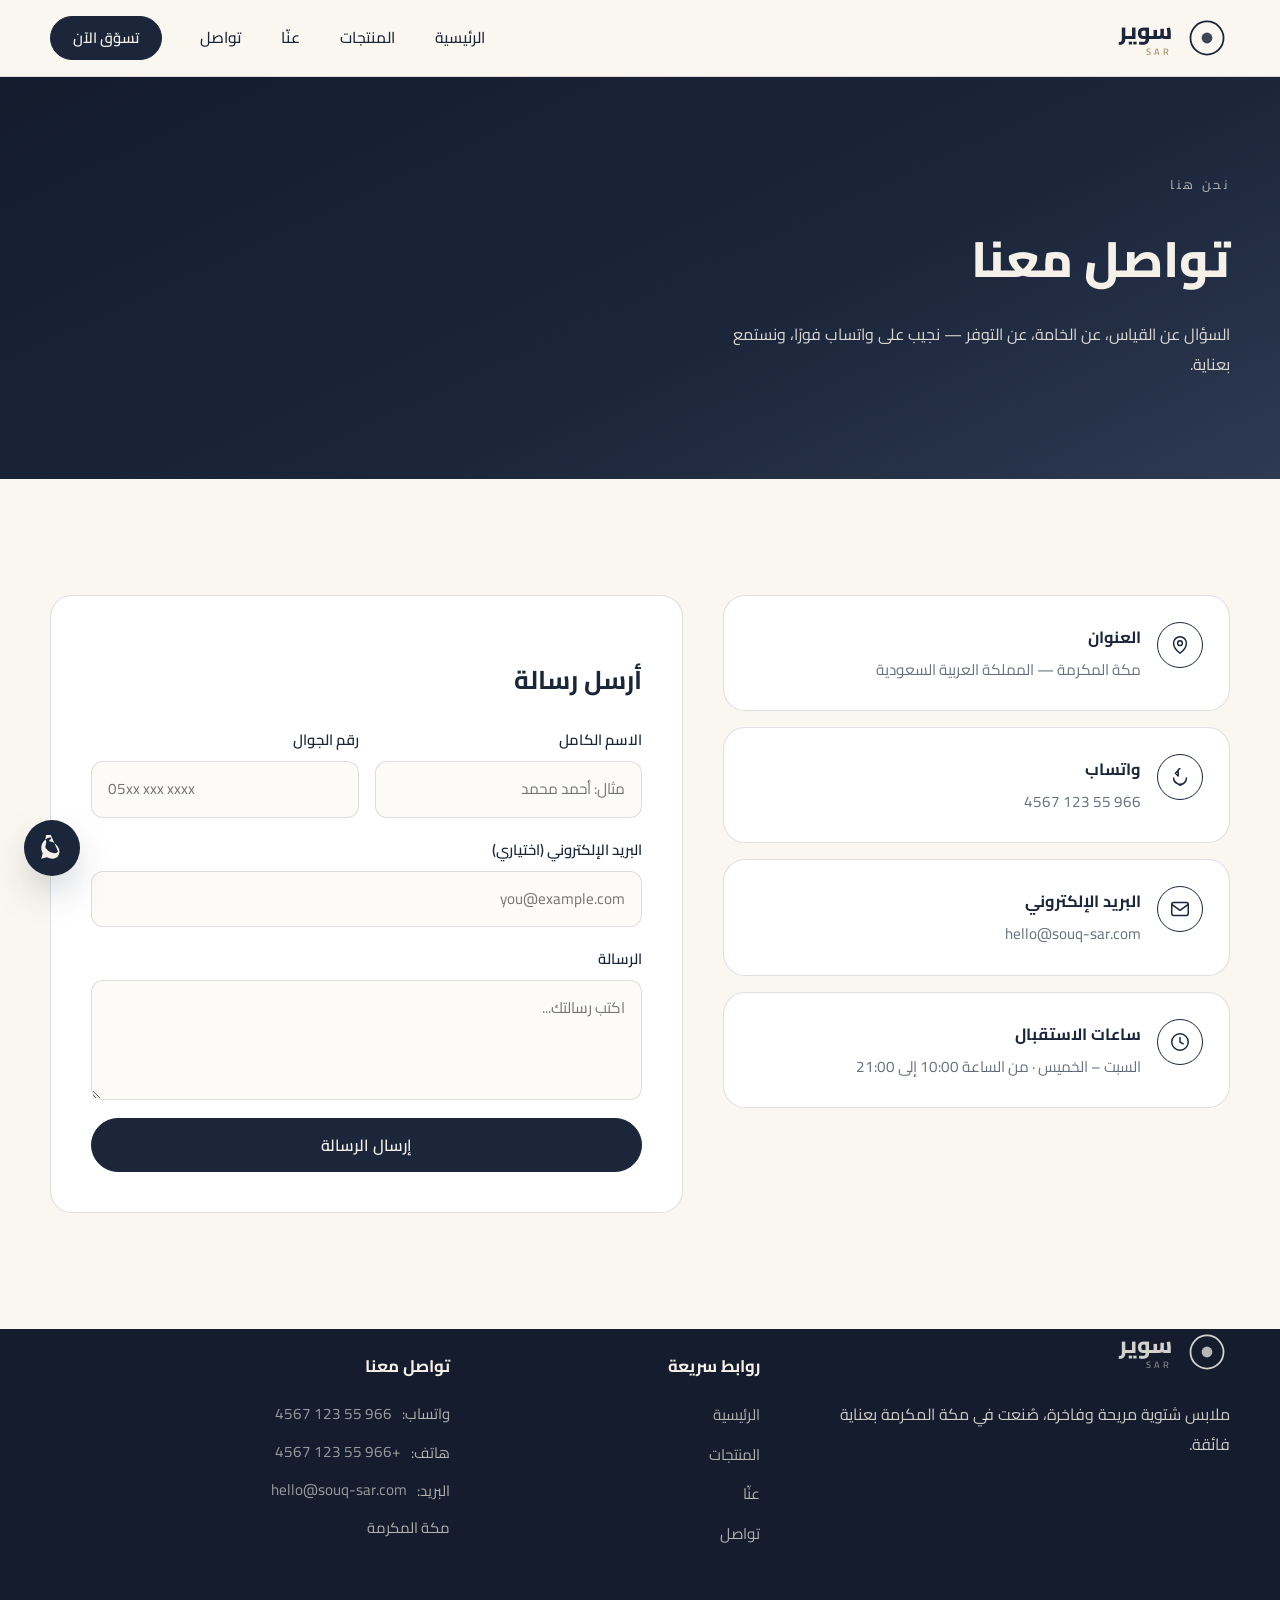
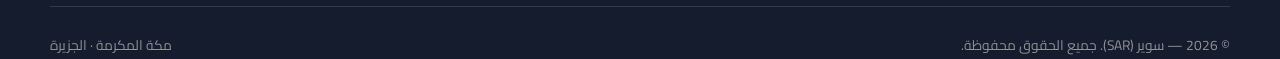
<file: contact.html>
<!DOCTYPE html>
<html lang="ar" dir="rtl">
<head>
  <meta charset="UTF-8">
  <meta name="viewport" content="width=device-width, initial-scale=1.0">
  <title>تواصل | سوير (SAR) — واتساب، هاتف، بريد</title>
  <meta name="description" content="تواصل مع سوير (SAR) في مكة المكرمة. واتساب، هاتف، بريد إلكتروني، ورسالة مباشرة. استشارة القياس والطلب المباشر.">
  <link rel="preconnect" href="https://fonts.googleapis.com">
  <link rel="preconnect" href="https://fonts.gstatic.com" crossorigin>
  <link href="https://fonts.googleapis.com/css2?family=Cairo:wght@300;400;500;600;700;800&display=swap" rel="stylesheet">
  <link rel="stylesheet" href="style.css">
</head>
<body>

  <header class="site-header">
    <div class="container header-inner">
      <a href="index.html" class="brand" aria-label="سوير — الرئيسية">
        <svg class="brand-mark" viewBox="0 0 64 64" fill="none" aria-hidden="true">
          <circle cx="32" cy="32" r="23" stroke="currentColor" stroke-width="2.5"/>
          <circle cx="32" cy="32" r="7.5" fill="currentColor" opacity="0.85"/>
        </svg>
        <span class="brand-text">سوير<span class="brand-sub">SAR</span></span>
      </a>

      <nav class="main-nav" id="mainNav" aria-label="التنقل الرئيسي">
        <ul>
          <li><a href="index.html">الرئيسية</a></li>
          <li><a href="products.html">المنتجات</a></li>
          <li><a href="about.html">عنّا</a></li>
          <li><a href="contact.html">تواصل</a></li>
        </ul>
      </nav>

      <a href="products.html" class="btn btn--sm header-cta">تسوّق الآن</a>

      <button class="nav-toggle" id="navToggle" type="button" aria-expanded="false" aria-controls="mainNav">
        <span></span>
      </button>
    </div>
  </header>

  <main>
    <section class="page-hero">
      <div class="container">
        <p class="eyebrow eyebrow--light">نحن هنا</p>
        <h1>تواصل معنا</h1>
        <p>السؤال عن القياس، عن الخامة، عن التوفر — نجيب على واتساب فورًا، ونستمع بعناية.</p>
      </div>
    </section>

    <section class="section">
      <div class="container contact-grid">
        <div>
          <div class="contact-info-card">
            <div class="contact-info-icon" aria-hidden="true">
              <svg width="22" height="22" viewBox="0 0 24 24" fill="none"><path d="M12 21s-7-5.5-7-11a7 7 0 0 1 14 0c0 5.5-7 11-7 11z" stroke="currentColor" stroke-width="1.6" stroke-linejoin="round"/><circle cx="12" cy="10" r="2.6" stroke="currentColor" stroke-width="1.6"/></svg>
            </div>
            <div>
              <h3>العنوان</h3>
              <p>مكة المكرمة — المملكة العربية السعودية</p>
            </div>
          </div>

          <div class="contact-info-card">
            <div class="contact-info-icon" aria-hidden="true">
              <svg width="22" height="22" viewBox="0 0 24 24" fill="none"><path d="M12 3a2 2 0 0 0-2 2v6l-3-3 3-3V5a2 2 0 0 1 2-2z" stroke="currentColor" stroke-width="1.6" stroke-linejoin="round"/><path d="M5 13a7 7 0 0 0 14 0c0 2.8-1.6 5.2-3.7 6.4L12 21l-2.3-1.6C7.6 18.2 5 15.8 5 13z" stroke="currentColor" stroke-width="1.6" stroke-linejoin="round"/></svg>
            </div>
            <div>
              <h3>واتساب</h3>
              <p><a href="https://wa.me/966551234567" target="_blank" rel="noopener">966 55 123 4567</a></p>
            </div>
          </div>

          <div class="contact-info-card">
            <div class="contact-info-icon" aria-hidden="true">
              <svg width="22" height="22" viewBox="0 0 24 24" fill="none"><rect x="3" y="5" width="18" height="14" rx="2" stroke="currentColor" stroke-width="1.6"/><path d="M3 7l9 6.5L21 7" stroke="currentColor" stroke-width="1.6" stroke-linecap="round" stroke-linejoin="round"/></svg>
            </div>
            <div>
              <h3>البريد الإلكتروني</h3>
              <p><a href="mailto:hello@souq-sar.com">hello@souq-sar.com</a></p>
            </div>
          </div>

          <div class="contact-info-card">
            <div class="contact-info-icon" aria-hidden="true">
              <svg width="22" height="22" viewBox="0 0 24 24" fill="none"><circle cx="12" cy="12" r="9" stroke="currentColor" stroke-width="1.6"/><path d="M12 7v5l3.5 2" stroke="currentColor" stroke-width="1.6" stroke-linecap="round"/></svg>
            </div>
            <div>
              <h3>ساعات الاستقبال</h3>
              <p>السبت – الخميس · من الساعة 10:00 إلى 21:00</p>
            </div>
          </div>
        </div>

        <div class="contact-form">
          <h2 style="font-size:1.6rem;margin-bottom:22px">أرسل رسالة</h2>

          <div id="formSuccess" hidden>
            <svg width="52" height="52" viewBox="0 0 24 24" fill="none" style="margin-inline:auto" aria-hidden="true">
              <circle cx="12" cy="12" r="10" stroke="#1B263B" stroke-width="1.6"/>
              <path d="M8 12.5l2.5 2.5L16 9.5" stroke="#1B263B" stroke-width="2" stroke-linecap="round" stroke-linejoin="round"/>
            </svg>
            <h3 style="margin:18px 0 8px">تم استلام رسالتك</h3>
            <p>سيتواصل معكم فريق سوير خلال ساعات العمل.</p>
          </div>

          <form id="contactForm" novalidate>
            <div class="form-row">
              <div class="field">
                <label for="name">الاسم الكامل</label>
                <input type="text" id="name" name="name" placeholder="مثال: أحمد محمد" required>
              </div>
              <div class="field">
                <label for="phone">رقم الجوال</label>
                <input type="tel" id="phone" name="phone" placeholder="05xx xxx xxxx" required>
              </div>
            </div>

            <div class="field">
              <label for="email">البريد الإلكتروني (اختياري)</label>
              <input type="email" id="email" name="email" placeholder="you@example.com">
            </div>

            <div class="field">
              <label for="message">الرسالة</label>
              <textarea id="message" name="message" placeholder="اكتب رسالتك..." required></textarea>
            </div>

            <button class="btn btn--block" type="submit">إرسال الرسالة</button>
          </form>
        </div>
      </div>
    </section>
  </main>

  <footer class="site-footer">
    <div class="container">
      <div class="footer-grid">
        <div class="footer-brand">
          <a href="index.html" class="brand" style="color:var(--cream)" aria-label="سوير — الرئيسية">
            <svg class="brand-mark" viewBox="0 0 64 64" fill="none" style="color:var(--cream)" aria-hidden="true">
              <circle cx="32" cy="32" r="23" stroke="currentColor" stroke-width="2.5"/>
              <circle cx="32" cy="32" r="7.5" fill="currentColor" opacity="0.85"/>
            </svg>
            <span class="brand-text" style="color:var(--cream)">
              سوير<span class="brand-sub" style="color:rgba(245,241,232,.6)">SAR</span>
            </span>
          </a>
          <p>ملابس شتوية مريحة وفاخرة، صُنعت في مكة المكرمة بعناية فائقة.</p>
        </div>

        <div>
          <h4>روابط سريعة</h4>
          <ul>
            <li><a href="index.html">الرئيسية</a></li>
            <li><a href="products.html">المنتجات</a></li>
            <li><a href="about.html">عنّا</a></li>
            <li><a href="contact.html">تواصل</a></li>
          </ul>
        </div>

        <div>
          <h4>تواصل معنا</h4>
          <ul class="site-footer-contact">
            <li>واتساب: <a href="https://wa.me/966551234567">966 55 123 4567</a></li>
            <li>هاتف: <a href="tel:+966551234567">+966 55 123 4567</a></li>
            <li>البريد: <a href="mailto:hello@souq-sar.com">hello@souq-sar.com</a></li>
            <li>مكة المكرمة</li>
          </ul>
        </div>
      </div>

      <div class="footer-bottom">
        <span>© <span id="year">2026</span> — سوير (SAR). جميع الحقوق محفوظة.</span>
        <span>مكة المكرمة · الجزيرة</span>
      </div>
    </div>
  </footer>

  <a class="wa-fab" href="https://wa.me/966551234567" target="_blank" rel="noopener" aria-label="تواصل عبر واتساب">
    <svg width="26" height="26" viewBox="0 0 24 24" fill="currentColor" aria-hidden="true">
      <path d="M12.04 2C6.58 2 2.13 6.45 2.13 11.91c0 1.75.46 3.45 1.32 4.95L2.05 22l5.25-1.38a9.86 9.86 0 0 0 4.74 1.2h.5c1.78 0 3.43-.6 4.73-1.7a9.8 9.8 0 0 0 1.67-4.39c0-5.46-5.46-9.91-9.91-9.91zm5.53 13.3c-.23.63-1.33 1.24-1.87 1.39-.48.14-1.07.21-2.2-.11-.52-.17-1.2-.23-2.28-.46a9.6 9.6 0 0 1-4.8-3.55c-.33-.55-.54-1.17-.55-1.8s.22-1.27.37-1.8c.16-.53.27-1.1.37-1.8.11-.68.06-1.28-.16-1.8-.22-.53-.58-1.27-.58-1.92s.36-1.36.48-1.93c.12-.56.16-1.1.11-1.92-.05-.83-.15-1.46-.27-1.9-.11-.44-.47-1.19-.66-1.75-.17-.52-.35-1.22-.35-1.83s.24-1.36.17-1.9c-.08-.54-.25-1.25-.4-1.81-.15-.55-.25-1.26-.42-1.82-.17-.56-.22-1.14-.37-1.79-.16-.66-.07-1.26.11-1.89.18-.62.49-1.12.82-1.52.33-.4.72-.61 1.18-.61.46 0 1.12.14 1.56.41.44.27 1.02.8 1.27 1.27.25.46.4 1.04.27 1.63-.11.59-.28 1.18-.43 1.73-.15.55-.3 1.12-.45 1.66-.15.54-.3 1.06-.42 1.56-.12.5-.25 1.02-.37 1.52z" clip-rule="evenodd"/>
    </svg>
  </a>

  <script src="script.js"></script>
</body>
</html>
</file>
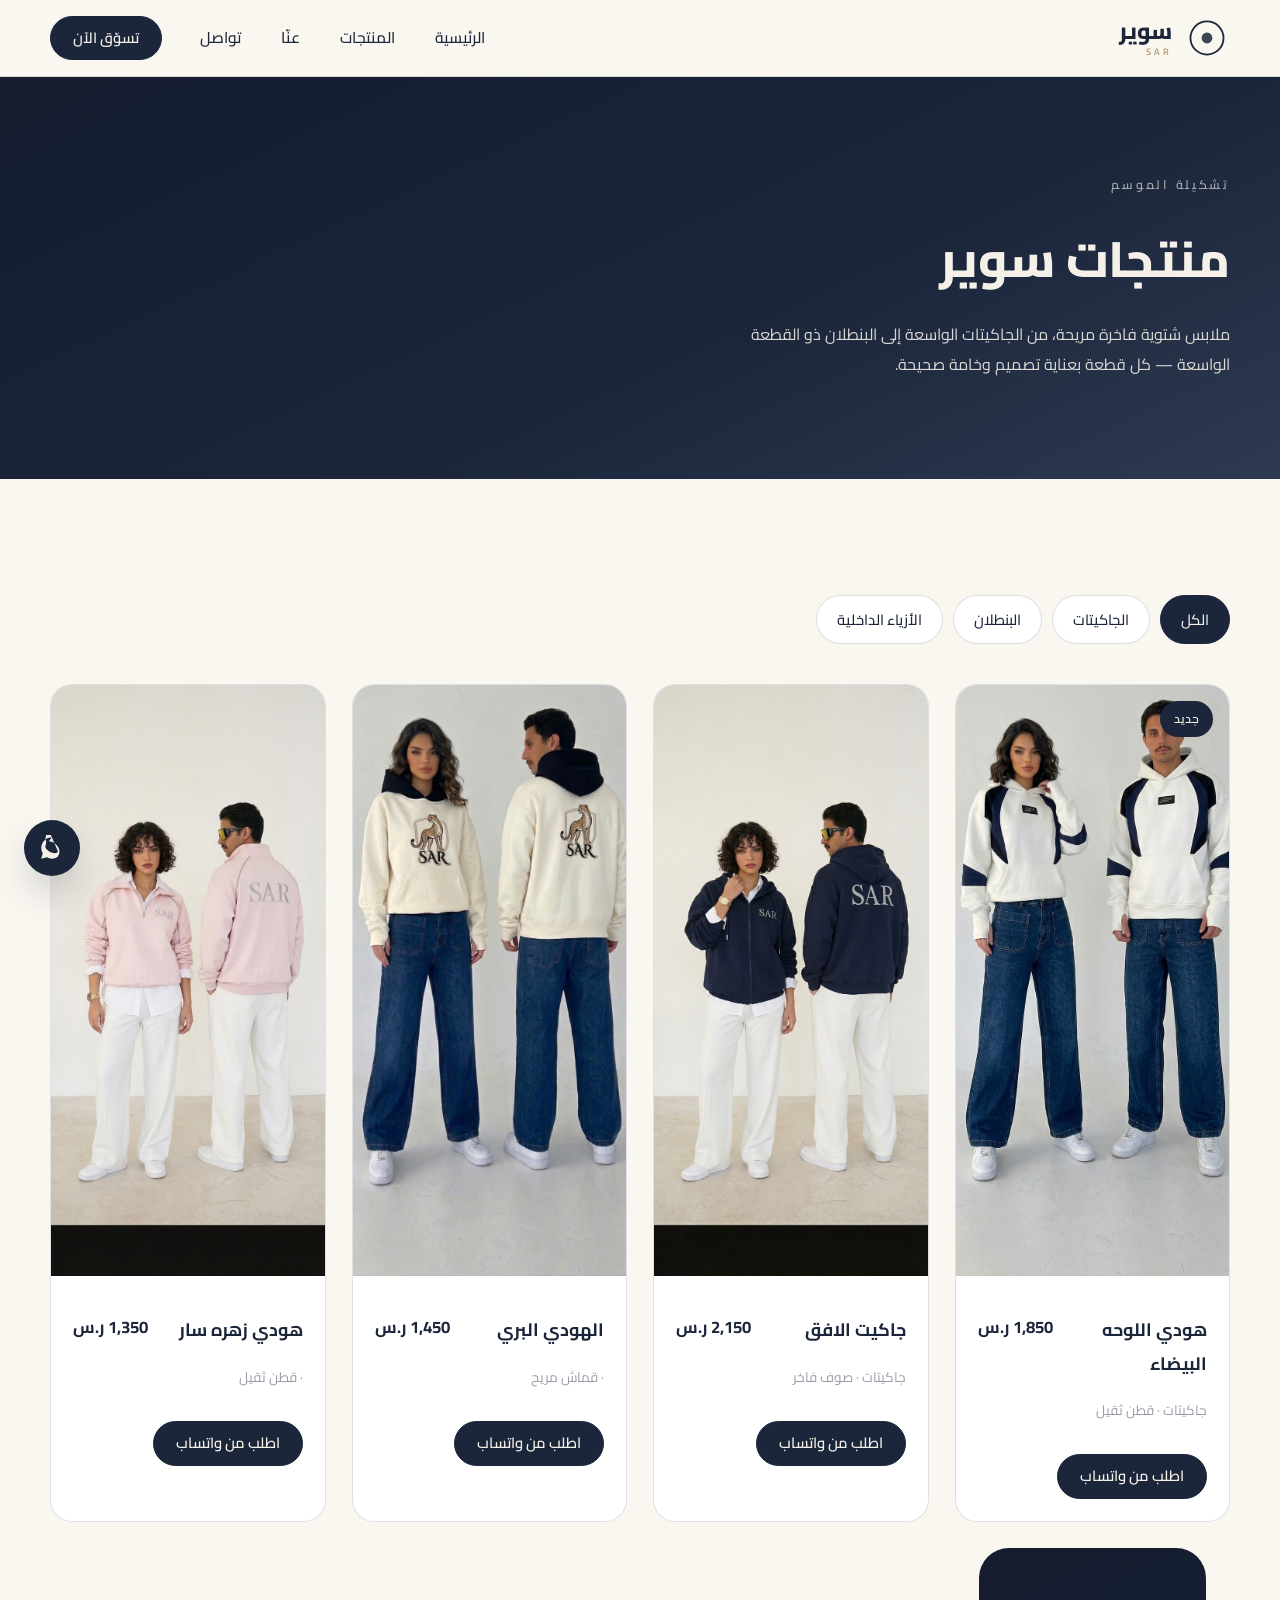
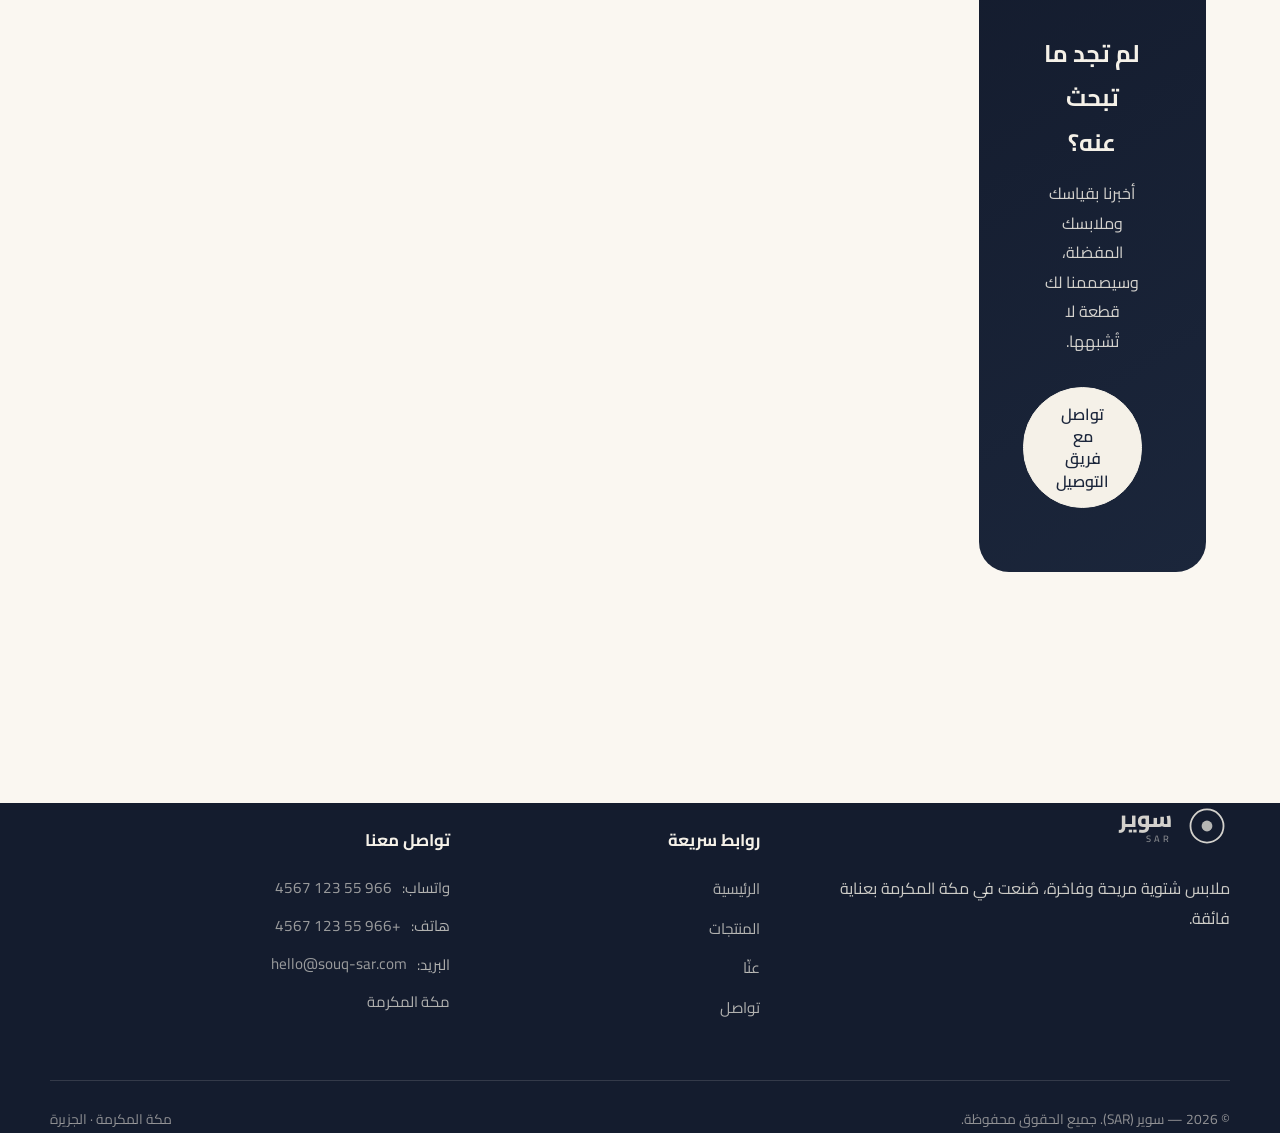
<file: products.html>
<!DOCTYPE html>
<html lang="ar" dir="rtl">
<head>
  <meta charset="UTF-8">
  <meta name="viewport" content="width=device-width, initial-scale=1.0">
  <title>المنتجات | سوير (SAR) — تشكيلة ملابس الشتاء</title>
  <meta name="description" content="تشكيلة سوير لملابس الشتاء: جاكيتات، بنطلان، أزياء داخلية. قطن ثقيل، قصات مريحة، تطريز دقيق.">
  <link rel="preconnect" href="https://fonts.googleapis.com">
  <link rel="preconnect" href="https://fonts.gstatic.com" crossorigin>
  <link href="https://fonts.googleapis.com/css2?family=Cairo:wght@300;400;500;600;700;800&display=swap" rel="stylesheet">
  <link rel="stylesheet" href="style.css">
</head>
<body>

  <header class="site-header">
    <div class="container header-inner">
      <a href="index.html" class="brand" aria-label="سوير — الرئيسية">
        <svg class="brand-mark" viewBox="0 0 64 64" fill="none" aria-hidden="true">
          <circle cx="32" cy="32" r="23" stroke="currentColor" stroke-width="2.5"/>
          <circle cx="32" cy="32" r="7.5" fill="currentColor" opacity="0.85"/>
        </svg>
        <span class="brand-text">سوير<span class="brand-sub">SAR</span></span>
      </a>

      <nav class="main-nav" id="mainNav" aria-label="التنقل الرئيسي">
        <ul>
          <li><a href="index.html">الرئيسية</a></li>
          <li><a href="products.html">المنتجات</a></li>
          <li><a href="about.html">عنّا</a></li>
          <li><a href="contact.html">تواصل</a></li>
        </ul>
      </nav>

      <a href="products.html" class="btn btn--sm header-cta">تسوّق الآن</a>

      <button class="nav-toggle" id="navToggle" type="button" aria-expanded="false" aria-controls="mainNav">
        <span></span>
      </button>
    </div>
  </header>

  <main>
    <section class="page-hero">
      <div class="container">
        <p class="eyebrow eyebrow--light">تشكيلة الموسم</p>
        <h1>منتجات سوير</h1>
        <p>ملابس شتوية فاخرة مريحة، من الجاكيتات الواسعة إلى البنطلان ذو القطعة الواسعة — كل قطعة بعناية تصميم وخامة صحيحة.</p>
      </div>
    </section>

    <section class="section">
      <div class="container">
        <div class="products-toolbar" role="group" aria-label="تصنيف المنتجات">
          <button class="chip is-active" type="button" data-cat="all">الكل</button>
          <button class="chip" type="button" data-cat="jackets">الجاكيتات</button>
          <button class="chip" type="button" data-cat="bottoms">البنطلان</button>
          <button class="chip" type="button" data-cat="inner">الأزياء الداخلية</button>
        </div>

        <div class="products-grid">
          <article class="product-card" data-cat="jackets">
            <div class="product-media">
              <img src="WhatsApp Image 2026-10-08 at 5.44.46 PM (1).jpeg" alt="جاكيت التل الواسع الشتوي — سوير">
              <span class="product-badge">جديد</span>
            </div>
            <div class="product-body">
              <div>
                <h3>هودي اللوحه البيضاء  </h3>
                <p class="product-cat">جاكيتات · قطن ثقيل</p>
              </div>
              <p class="product-price">1,850 ر.س</p>
            </div>
            <div class="product-actions">
              <a class="btn btn--sm" href="https://wa.me/966546614935">اطلب من واتساب</a>
            </div>
          </article>

          <article class="product-card" data-cat="jackets">
            <div class="product-media">
              <img src="WhatsApp Image 2026-10-27 at 4.47.19 PM (2).jpeg" alt="بوب جاكيت الصوفي — سوير">
            </div>
            <div class="product-body">
              <div>
                <h3> جاكيت الافق</h3>
                <p class="product-cat">جاكيتات · صوف فاخر</p>
              </div>
              <p class="product-price">2,150 ر.س</p>
            </div>
            <div class="product-actions">
              <a class="btn btn--sm" href="https://wa.me/966546614935">اطلب من واتساب</a>
            </div>
          </article>

          <article class="product-card" data-cat="bottoms">
            <div class="product-media">
              <img src="WhatsApp Image 2026-10-27 at 4.47.19 PM (3).jpeg" alt="بنطال ذو القطعة الواسعة — سوير">
            </div>
            <div class="product-body">
              <div>
                <h3>   الهودي البري</h3>
                <p class="product-cat"> · قماش مريح</p>
              </div>
              <p class="product-price">1,450 ر.س</p>
            </div>
            <div class="product-actions">
              <a class="btn btn--sm" href="https://wa.me/966546614935">اطلب من واتساب</a>
            </div>
          </article>

          <article class="product-card" data-cat="bottoms">
            <div class="product-media">
              <img src="WhatsApp Image 2026-10-27 at 4.47.19 PM.jpeg" alt="بنطال جينز الشتاء الواسع — سوير">
            </div>
            <div class="product-body">
              <div>
                <h3>   هودي زهره سار</h3>
                <p class="product-cat"> ·  قطن ثقيل</p>
              </div>
              <p class="product-price">1,350 ر.س</p>
            </div>
            <div class="product-actions">
              <a class="btn btn--sm" href="https://wa.me/966546614935">اطلب من واتساب</a>
            </div>
          </article>

          
          

    <section class="section" style="padding-top:0">
      <div class="container">
        <div class="cta-band">
          <h2>لم تجد ما تبحث عنه؟</h2>
          <p>أخبرنا بقياسك وملابسك المفضلة، وسيصممنا لك قطعة لا تُشبهها.</p>
          <a class="btn btn--cream" href="contact.html">تواصل مع فريق التوصيل</a>
        </div>
      </div>
    </section>
  </main>

  <footer class="site-footer">
    <div class="container">
      <div class="footer-grid">
        <div class="footer-brand">
          <a href="index.html" class="brand" style="color:var(--cream)" aria-label="سوير — الرئيسية">
            <svg class="brand-mark" viewBox="0 0 64 64" fill="none" style="color:var(--cream)" aria-hidden="true">
              <circle cx="32" cy="32" r="23" stroke="currentColor" stroke-width="2.5"/>
              <circle cx="32" cy="32" r="7.5" fill="currentColor" opacity="0.85"/>
            </svg>
            <span class="brand-text" style="color:var(--cream)">
              سوير<span class="brand-sub" style="color:rgba(245,241,232,.6)">SAR</span>
            </span>
          </a>
          <p>ملابس شتوية مريحة وفاخرة، صُنعت في مكة المكرمة بعناية فائقة.</p>
        </div>

        <div>
          <h4>روابط سريعة</h4>
          <ul>
            <li><a href="index.html">الرئيسية</a></li>
            <li><a href="products.html">المنتجات</a></li>
            <li><a href="about.html">عنّا</a></li>
            <li><a href="contact.html">تواصل</a></li>
          </ul>
        </div>

        <div>
          <h4>تواصل معنا</h4>
          <ul class="site-footer-contact">
            <li>واتساب: <a href="https://wa.me/966546614935">966 55 123 4567</a></li>
            <li>هاتف: <a href="tel:+966546614935">+966 55 123 4567</a></li>
            <li>البريد: <a href="mailto:hello@souq-sar.com">hello@souq-sar.com</a></li>
            <li>مكة المكرمة</li>
          </ul>
        </div>
      </div>

      <div class="footer-bottom">
        <span>© <span id="year">2026</span> — سوير (SAR). جميع الحقوق محفوظة.</span>
        <span>مكة المكرمة · الجزيرة</span>
      </div>
    </div>
  </footer>

  <a class="wa-fab" href="https://wa.me/966546614935" target="_blank" rel="noopener" aria-label="تواصل عبر واتساب">
    <svg width="26" height="26" viewBox="0 0 24 24" fill="currentColor" aria-hidden="true">
      <path d="M12.04 2C6.58 2 2.13 6.45 2.13 11.91c0 1.75.46 3.45 1.32 4.95L2.05 22l5.25-1.38a9.86 9.86 0 0 0 4.74 1.2h.5c1.78 0 3.43-.6 4.73-1.7a9.8 9.8 0 0 0 1.67-4.39c0-5.46-5.46-9.91-9.91-9.91zm5.53 13.3c-.23.63-1.33 1.24-1.87 1.39-.48.14-1.07.21-2.2-.11-.52-.17-1.2-.23-2.28-.46a9.6 9.6 0 0 1-4.8-3.55c-.33-.55-.54-1.17-.55-1.8s.22-1.27.37-1.8c.16-.53.27-1.1.37-1.8.11-.68.06-1.28-.16-1.8-.22-.53-.58-1.27-.58-1.92s.36-1.36.48-1.93c.12-.56.16-1.1.11-1.92-.05-.83-.15-1.46-.27-1.9-.11-.44-.47-1.19-.66-1.75-.17-.52-.35-1.22-.35-1.83s.24-1.36.17-1.9c-.08-.54-.25-1.25-.4-1.81-.15-.55-.25-1.26-.42-1.82-.17-.56-.22-1.14-.37-1.79-.16-.66-.07-1.26.11-1.89.18-.62.49-1.12.82-1.52.33-.4.72-.61 1.18-.61.46 0 1.12.14 1.56.41.44.27 1.02.8 1.27 1.27.25.46.4 1.04.27 1.63-.11.59-.28 1.18-.43 1.73-.15.55-.3 1.12-.45 1.66-.15.54-.3 1.06-.42 1.56-.12.5-.25 1.02-.37 1.52z" clip-rule="evenodd"/>
    </svg>
  </a>

  <script src="script.js"></script>
</body>
</html>
</file>
<file: style.css>
@import url('https://fonts.googleapis.com/css2?family=Cairo:wght@300;400;500;600;700;800&display=swap');

/* ============================================================
   سوير (SAR) — Winter Fashion Store
   Primary: #1B263B | Font: Cairo
   ============================================================ */

:root{
  --navy:#1B263B;
  --navy-deep:#141C2E;
  --navy-soft:#2E3A52;
  --cream:#F5F1E8;
  --mist:#EDE7D9;
  --sand:#E2D8C2;
  --bronze:#A98A5B;
  --muted:rgba(27,38,59,.66);
  --faint:rgba(27,38,59,.45);
  --line:rgba(27,38,59,.14);
  --bg:#FAF7F1;
  --radius:22px;
  --shadow:0 30px 60px -30px rgba(27,38,59,.45);
}

*,*::before,*::after{box-sizing:border-box}
html{-webkit-text-size-adjust:100%}
body{
  margin:0;
  font-family:'Cairo',Tahoma,Arial,sans-serif;
  background:var(--bg);
  color:var(--navy);
  line-height:1.85;
  font-weight:400;
}
img,svg{display:block;max-width:100%}
a{color:inherit;text-decoration:none}
ul{margin:0;padding:0;list-style:none}
button{font-family:inherit;color:inherit;background:none;border:0;cursor:pointer}

.container{width:min(1180px, calc(100% - 48px));margin-inline:auto}
.section{padding-block:clamp(72px,9vw,116px)}
.section--tinted{background:var(--mist)}

/* ---------- Typography helpers ---------- */
.eyebrow{
  font-size:.78rem;
  font-weight:600;
  letter-spacing:.22em;
  color:var(--bronze);
  margin-bottom:14px;
}
.eyebrow--light{color:rgba(245,241,232,.72)}
.lead{color:var(--muted);font-size:1.06rem;max-width:56ch}

.section-head{max-width:640px;margin-bottom:clamp(40px,5vw,60px)}
.section-head--center{margin-inline:auto;text-align:center}
.section-head .lead{margin-top:18px}

/* ---------- Buttons ---------- */
.btn{
  display:inline-flex;
  align-items:center;
  justify-content:center;
  gap:10px;
  background:var(--navy);
  color:var(--cream);
  padding:15px 32px;
  border-radius:999px;
  font-weight:600;
  font-size:1rem;
  line-height:1.4;
  border:1px solid var(--navy);
  transition:transform .25s ease, background .25s ease, color .25s ease, border-color .25s ease;
}
.btn:hover{background:var(--navy-deep);transform:translateY(-2px)}
.btn--cream{background:var(--cream);color:var(--navy);border-color:var(--cream)}
.btn--cream:hover{background:#fff}
.btn--ghost{background:transparent;color:var(--navy);border-color:rgba(27,38,59,.38)}
.btn--ghost:hover{background:rgba(27,38,59,.06)}
.btn--ghost-light{background:transparent;color:var(--cream);border-color:rgba(245,241,232,.55)}
.btn--ghost-light:hover{background:rgba(245,241,232,.1)}
.btn--sm{padding:11px 22px;font-size:.92rem}
.btn--block{width:100%}

/* ---------- Header / Nav ---------- */
.site-header{
  position:sticky;
  top:0;
  z-index:60;
  background:rgba(250,247,241,.92);
  backdrop-filter:blur(12px);
  -webkit-backdrop-filter:blur(12px);
  border-bottom:1px solid var(--line);
}
.header-inner{
  display:flex;
  align-items:center;
  gap:20px;
  height:76px;
}
.brand{
  display:inline-flex;
  align-items:center;
  gap:12px;
  margin-inline-end:auto;
}
.brand-mark{
  width:46px;
  height:46px;
  flex:none;
  display:grid;
  place-items:center;
  color:var(--navy);
}
.brand-text{
  font-size:1.42rem;
  font-weight:800;
  line-height:1;
  display:flex;
  flex-direction:column;
}
.brand-sub{
  font-size:.58rem;
  font-weight:600;
  letter-spacing:.34em;
  color:var(--bronze);
  margin-top:4px;
}
.main-nav ul{
  display:flex;
  align-items:center;
  gap:4px;
}
.main-nav a{
  display:block;
  padding:10px 18px;
  border-radius:999px;
  font-weight:500;
  font-size:.97rem;
  transition:background .2s ease;
}
.main-nav a:hover{background:rgba(27,38,59,.07)}
.header-cta{flex:none}

.nav-toggle{
  display:none;
  margin-inline-start:auto;
  width:48px;
  height:48px;
  border:1px solid var(--line);
  border-radius:14px;
  background:#fff;
  place-items:center;
}
.nav-toggle span{
  display:block;
  width:20px;
  height:2px;
  background:var(--navy);
  border-radius:2px;
  position:relative;
}
.nav-toggle span::before,
.nav-toggle span::after{
  content:'';
  position:absolute;
  right:0;
  width:20px;
  height:2px;
  background:var(--navy);
  border-radius:2px;
}
.nav-toggle span::before{top:-6px}
.nav-toggle span::after{top:6px}

/* ---------- Hero ---------- */
.hero{
  position:relative;
  overflow:hidden;
  background:linear-gradient(155deg,var(--navy-deep) 0%,var(--navy) 52%,var(--navy-soft) 100%);
  color:var(--cream);
}
.hero::before,
.hero::after{
  content:'';
  position:absolute;
  border-radius:50%;
  border:1px solid rgba(245,241,232,.16);
}
.hero::before{width:540px;height:540px;right:-180px;top:-180px}
.hero::after{width:400px;height:400px;left:-150px;bottom:-150px;border-color:rgba(245,241,232,.12)}
.hero-inner{
  position:relative;
  z-index:1;
  padding-block:clamp(84px,11vw,140px);
}
.hero h1{
  font-size:clamp(2.35rem,5.8vw,4.1rem);
  font-weight:800;
  line-height:1.45;
  margin:20px 0 24px;
  max-width:15ch;
}
.hero-lead{
  font-size:clamp(1.02rem,1.6vw,1.2rem);
  max-width:54ch;
  opacity:.88;
}
.hero-actions{display:flex;gap:14px;flex-wrap:wrap;margin-top:42px}

/* ---------- Sections ---------- */
.section-head h2{margin-bottom:16px}
.section-head--center{margin-inline:auto}

/* ---------- Featured products (new collection) ---------- */
.featured-grid{
  display:grid;
  grid-template-columns:repeat(auto-fit,minmax(270px,1fr));
  gap:26px;
}

.product-card{
  background:#fff;
  border:1px solid var(--line);
  border-radius:var(--radius);
  overflow:hidden;
  display:flex;
  flex-direction:column;
  transition:transform .25s ease, box-shadow .25s ease;
}
.product-card:hover{transform:translateY(-6px);box-shadow:var(--shadow)}
.product-media{position:relative;background:var(--mist)}
.product-media img{width:100%;height:auto}
.product-badge{
  position:absolute;
  top:16px;
  inset-inline-start:16px;
  background:var(--navy);
  color:var(--cream);
  font-size:.76rem;
  font-weight:600;
  padding:7px 14px;
  border-radius:999px;
}
.product-body{
  padding:20px 22px 4px;
  display:flex;
  justify-content:space-between;
  align-items:flex-start;
  gap:12px;
}
.product-body h3{font-size:1.12rem;font-weight:700}
.product-cat{font-size:.85rem;color:var(--faint);margin-top:6px}
.product-price{font-weight:700;font-size:1.05rem;white-space:nowrap}
.product-actions{padding:14px 22px 22px}

/* ---------- Features ---------- */
.features-grid{
  display:grid;
  grid-template-columns:repeat(3,1fr);
  gap:26px;
}
.feature-card{
  background:#fff;
  border:1px solid var(--line);
  border-radius:var(--radius);
  padding:34px 30px;
  transition:transform .25s ease, box-shadow .25s ease;
}
.feature-card:hover{transform:translateY(-4px);box-shadow:var(--shadow)}
.feature-icon{
  width:58px;
  height:58px;
  border-radius:50%;
  border:1px solid var(--navy);
  display:grid;
  place-items:center;
  color:var(--navy);
  margin-bottom:22px;
}
.feature-card h3{margin:0 0 12px;font-size:1.2rem;font-weight:700}
.feature-card p{margin:0;color:var(--muted);font-size:.97rem}

/* ---------- Showcase: products + brand ---------- */
.split{
  display:grid;
  grid-template-columns:1fr 1fr;
  gap:clamp(40px,6vw,80px);
  align-items:center;
}
.split-media{
  position:relative;
  background:var(--mist);
  border:1px solid var(--line);
  border-radius:var(--radius);
  overflow:hidden;
}
.split-media img{width:100%;height:auto}
.split-logo{
  position:absolute;
  inset-inline-end:24px;
  bottom:24px;
  width:92px;
  height:92px;
  border-radius:50%;
  background:var(--navy);
  color:var(--cream);
  display:grid;
  place-items:center;
}
.split-copy h2{margin-bottom:18px}
.split-copy .lead{margin-bottom:28px}

.check-list{margin:0 0 30px;display:grid;gap:12px}
.check-list li{display:flex;gap:12px;align-items:center;color:var(--navy)}
.check-list .check-icon{flex:none}

/* ---------- Reviews ---------- */
.reviews-grid{display:grid;grid-template-columns:repeat(3,1fr);gap:26px}
.review-card{
  background:#fff;
  border:1px solid var(--line);
  border-radius:var(--radius);
  padding:30px;
  display:flex;
  flex-direction:column;
  gap:16px;
}
.review-stars{display:flex;gap:4px;color:var(--bronze)}
.review-card blockquote{font-size:1rem;font-weight:400}
.review-author{margin-top:auto;padding-top:16px;border-top:1px dashed var(--line)}
.review-author strong{display:block;font-weight:700}
.review-author span{font-size:.86rem;color:var(--faint)}

.rating-summary{
  margin-top:44px;
  background:var(--navy);
  color:var(--cream);
  border-radius:var(--radius);
  padding:clamp(28px,4vw,44px);
  display:flex;
  align-items:center;
  gap:26px;
  flex-wrap:wrap;
}
.rating-summary .score{font-size:3rem;font-weight:800;line-height:1}
.rating-summary .stars{margin-inline-start:auto}

/* ---------- CTA band ---------- */
.cta-band{
  background:linear-gradient(150deg,var(--navy-deep),var(--navy));
  color:var(--cream);
  border-radius:calc(var(--radius) + 8px);
  padding:clamp(40px,6vw,64px);
  text-align:center;
}
.cta-band h2{margin-bottom:14px}
.cta-band p{opacity:.85;max-width:52ch;margin:0 auto 30px}

/* ---------- Contact ---------- */
.contact-grid{display:grid;grid-template-columns:1fr 1.25fr;gap:40px;align-items:start}
.contact-info-card{
  background:#fff;
  border:1px solid var(--line);
  border-radius:var(--radius);
  padding:26px;
  display:flex;
  gap:16px;
  align-items:flex-start;
}
.contact-info-card + .contact-info-card{margin-top:16px}
.contact-info-icon{
  flex:none;
  width:46px;height:46px;border-radius:50%;
  border:1px solid var(--navy);
  display:grid;place-items:center;color:var(--navy);
}
.contact-info-card h3{margin:0 0 4px;font-size:1.02rem;font-weight:700}
.contact-info-card p{margin:0;font-size:.95rem;color:var(--muted)}
.contact-form{
  background:#fff;
  border:1px solid var(--line);
  border-radius:var(--radius);
  padding:clamp(26px,3.4vw,40px);
}
.form-row{display:grid;grid-template-columns:1fr 1fr;gap:16px}
@media(max-width:640px){.form-row{grid-template-columns:1fr}}
.field{display:flex;flex-direction:column;gap:8px;margin-bottom:18px}
.field label{font-weight:600;font-size:.92rem}
.field input,.field textarea{
  border:1px solid var(--line);
  border-radius:12px;
  padding:13px 16px;
  font:inherit;
  font-family:inherit;
  font-size:.95rem;
  background:#FDFBF7;
  color:var(--navy);
  width:100%;
}
.field input:focus,.field textarea:focus{
  outline:2px solid rgba(27,38,59,.35);
  border-color:var(--navy);
}
.field textarea{min-height:120px;resize:vertical}
.form-success{
  text-align:center;
  padding:40px 10px;
}
.form-success svg{color:var(--navy)}
.form-success h3{margin:18px 0 10px}
.form-success p{color:var(--muted)}

/* ---------- Footer ---------- */
.site-footer{background:var(--navy-deep);color:rgba(245,241,232,.82)}
.footer-grid{
  display:grid;
  grid-template-columns:1.6fr 1fr 1.5fr;
  gap:44px;
  padding-bottom:48px;
}
.site-footer h4{color:var(--cream);font-size:1.05rem;font-weight:700;margin-bottom:18px}
.site-footer ul li{margin-bottom:10px}
.site-footer a{font-size:.95rem;opacity:.85;transition:opacity .2s}
.site-footer a:hover{opacity:1}
.site-footer-brand p{font-size:.92rem;opacity:.75;max-width:34ch;margin-top:16px}
.site-footer-contact li{display:flex;gap:10px;align-items:center;font-size:.93rem;opacity:.85}
.footer-bottom{
  border-top:1px solid rgba(245,241,232,.14);
  padding-top:26px;
  display:flex;
  justify-content:space-between;
  gap:12px;
  flex-wrap:wrap;
  font-size:.86rem;
  color:rgba(245,241,232,.55);
}

/* ---------- WhatsApp FAB ---------- */
.wa-fab{
  position:fixed;
  bottom:24px;
  inset-inline-end:24px;
  z-index:90;
  width:56px;
  height:56px;
  border-radius:50%;
  background:var(--navy);
  color:var(--cream);
  display:grid;
  place-items:center;
  box-shadow:0 18px 40px -14px rgba(27,38,59,.6);
  transition:transform .2s ease, background .2s ease;
}
.wa-fab:hover{background:var(--navy-deep);transform:scale(1.07)}

/* ---------- Page hero (inner pages) ---------- */
.page-hero{
  background:linear-gradient(155deg,var(--navy-deep) 0%,var(--navy) 60%,var(--navy-soft) 100%);
  color:var(--cream);
}
.page-hero .container{padding-block:clamp(56px,7vw,84px)}
.page-hero h1{font-size:clamp(2rem,4.4vw,3.1rem);font-weight:800;margin:16px 0 14px}
.page-hero p{max-width:56ch;opacity:.88}

/* ---------- Products page ---------- */
.products-toolbar{
  display:flex;
  gap:10px;
  flex-wrap:wrap;
  margin-bottom:40px;
}
.chip{
  padding:10px 20px;
  border-radius:999px;
  border:1px solid var(--line);
  background:#fff;
  font-weight:500;
  font-size:.92rem;
  transition:all .2s ease;
}
.chip:hover{border-color:var(--navy)}
.chip.is-active{background:var(--navy);color:var(--cream);border-color:var(--navy)}
.products-grid{
  display:grid;
  grid-template-columns:repeat(auto-fill,minmax(255px,1fr));
  gap:26px;
}
.product-card.is-hidden{display:none}

/* utility */
.is-hidden{display:none}

/* ---------- About ---------- */
.about-story p{font-size:1.05rem}
.values-grid{
  display:grid;
  grid-template-columns:repeat(3,1fr);
  gap:26px;
}
.stat-row{
  display:grid;
  grid-template-columns:repeat(3,1fr);
  gap:26px;
  margin-top:60px;
}
.stat{
  text-align:center;
  padding:30px 16px;
  border:1px solid var(--line);
  border-radius:var(--radius);
  background:#fff;
}
.stat strong{display:block;font-size:2.2rem;font-weight:800}
.stat span{color:var(--muted);font-size:.92rem}

/* ---------- Responsive ---------- */
@media (max-width: 960px){
  .split{grid-template-columns:1fr}
  .footer-grid{grid-template-columns:1fr 1fr}
  .contact-grid{grid-template-columns:1fr}
}
@media (max-width: 900px){
  .main-nav{
    position:absolute;
    top:76px;
    inset-inline:0;
    background:var(--cream);
    border-bottom:1px solid var(--line);
    display:none;
  }
  .main-nav.is-open{display:block}
  .main-nav ul{flex-direction:column;align-items:stretch;padding:14px 20px 22px;gap:6px}
  .main-nav a{display:block;padding:14px 16px;border-radius:14px}
  .nav-toggle{display:grid;place-items:center}
}
@media (max-width: 760px){
  .features-grid,.values-grid,.reviews-grid,.stat-row{grid-template-columns:1fr}
  .footer-grid{grid-template-columns:1fr}
  .header-cta{display:none}
}
</file>
